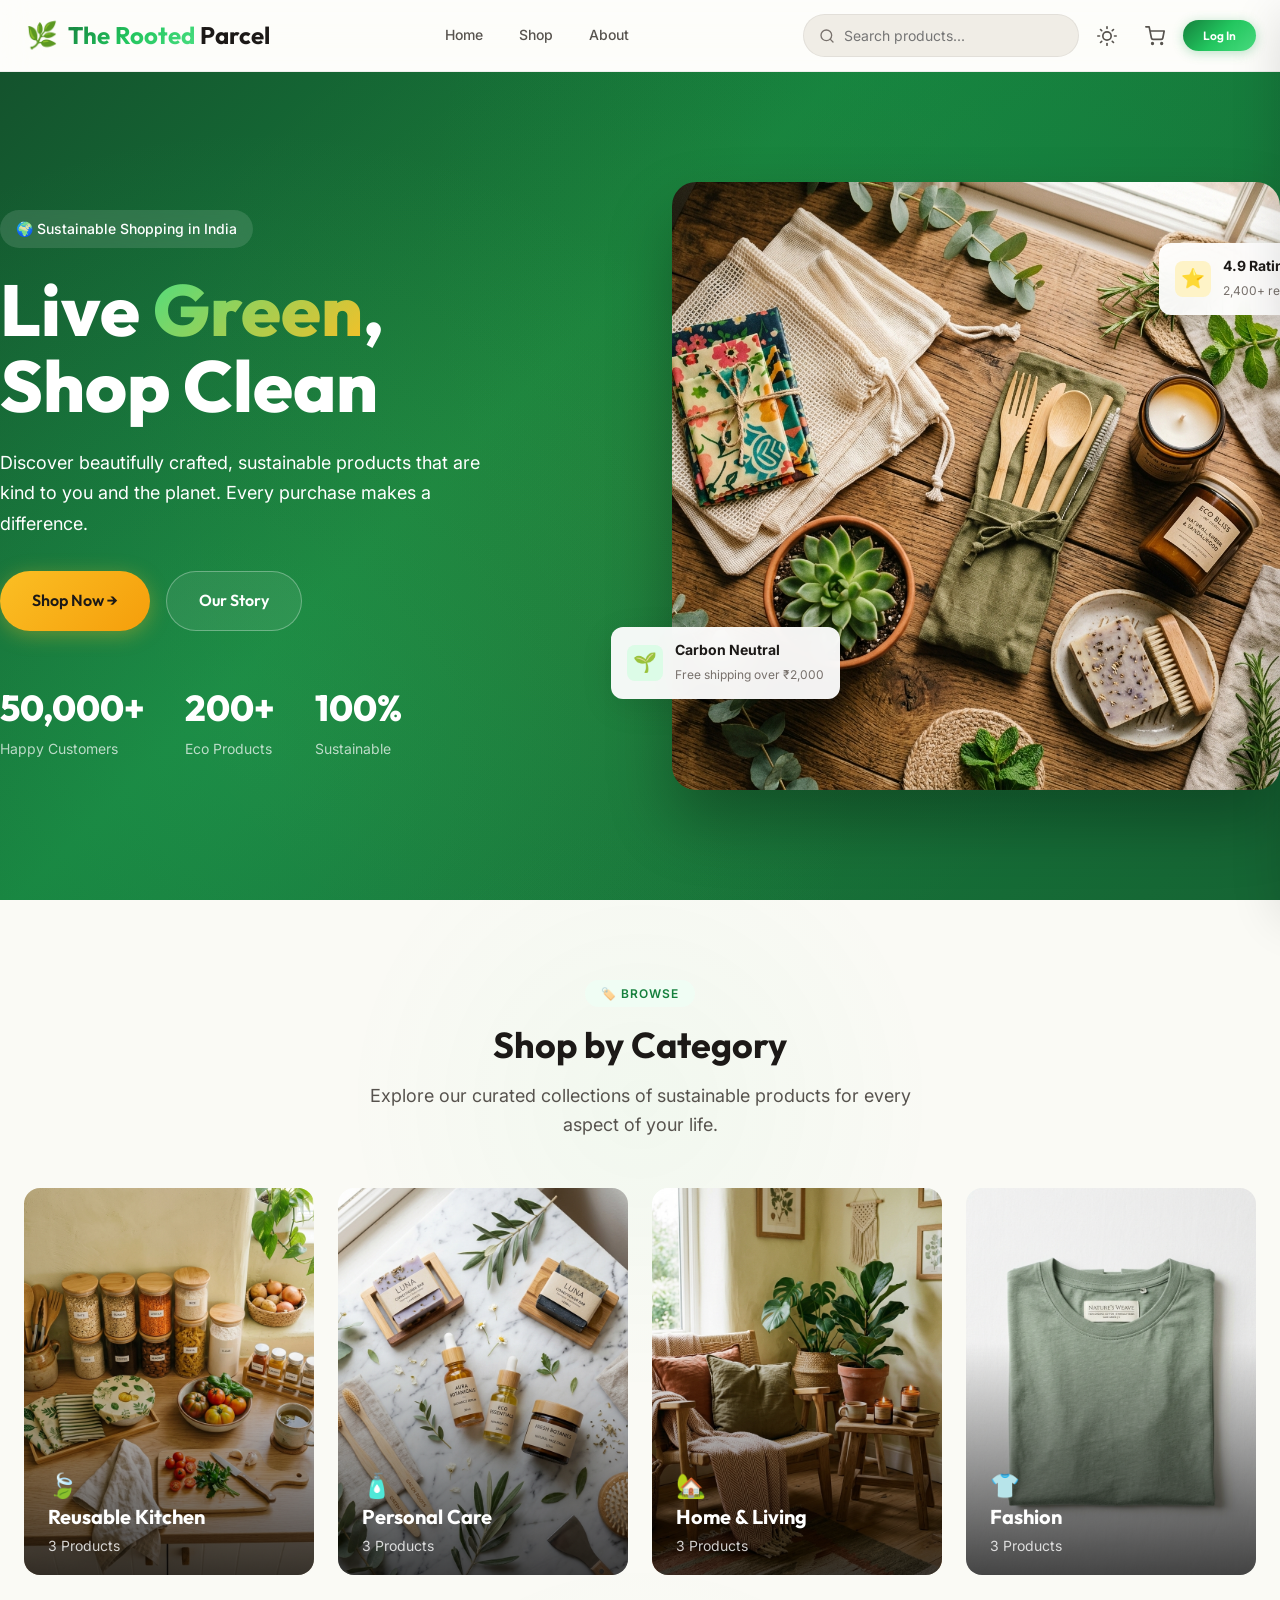
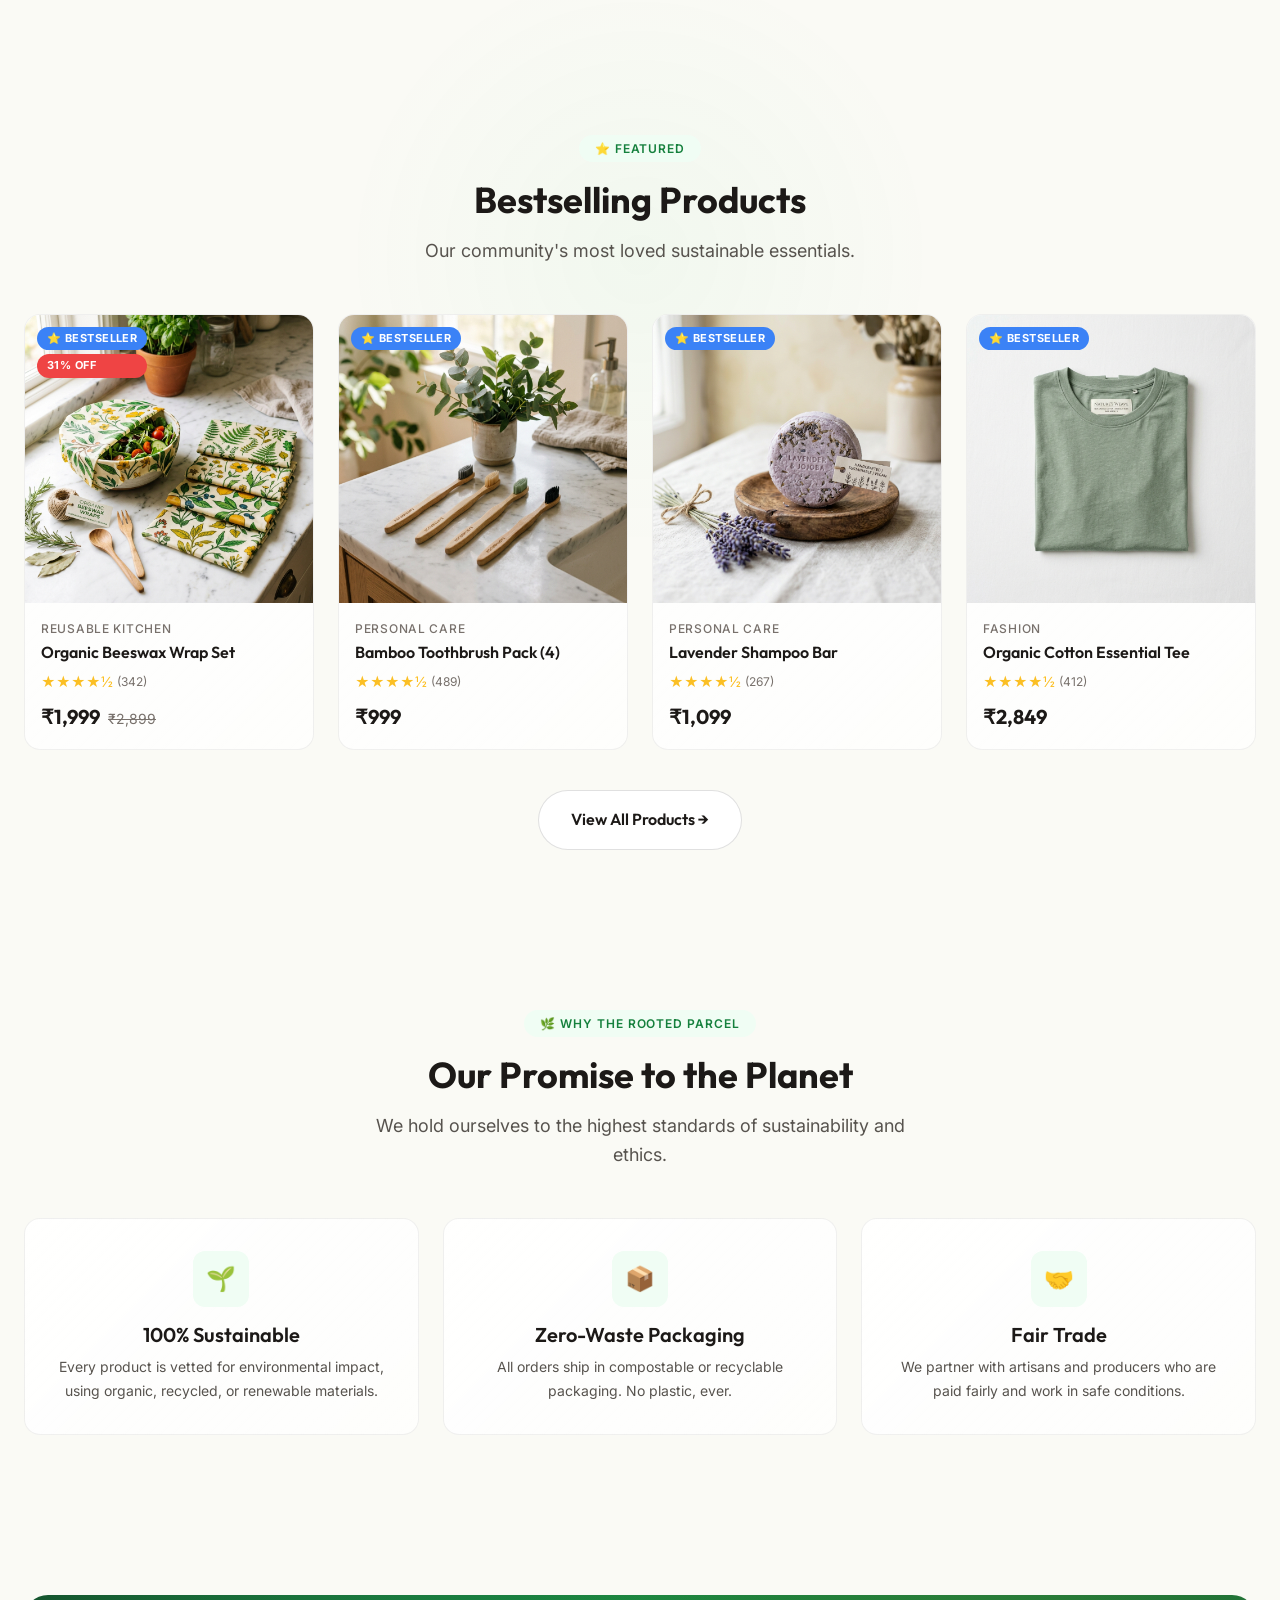
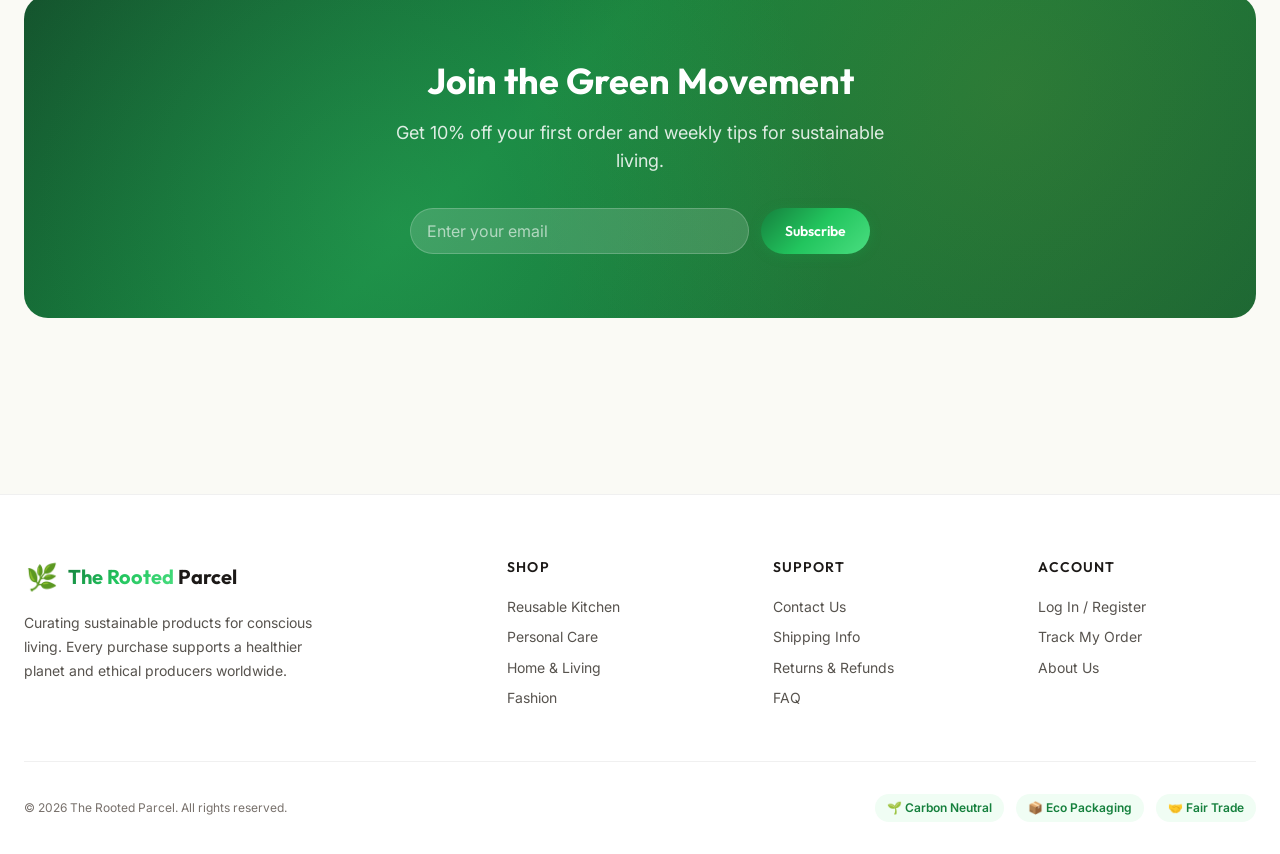
<file: index.html>
<!DOCTYPE html>
<html lang="en">

<head>
  <meta charset="UTF-8">
  <meta name="viewport" content="width=device-width, initial-scale=1.0">

  <!-- Primary SEO -->
  <title>The Rooted Parcel — Sustainable &amp; Eco-Friendly Products for Conscious Living</title>
  <meta name="description" content="The Rooted Parcel offers beautifully crafted, sustainable products for conscious living. Shop organic, fair-trade, and zero-waste essentials for your home, kitchen, personal care, and wardrobe. Free shipping above ₹2000.">
  <meta name="keywords" content="sustainable products, eco-friendly, organic, zero waste, fair trade, bamboo, reusable, green living, conscious shopping, India">
  <meta name="author" content="The Rooted Parcel">
  <meta name="robots" content="index, follow">
  <meta name="theme-color" content="#15803d">
  <link rel="canonical" href="https://therootedparcel-eco.web.app/">

  <!-- Open Graph / Facebook -->
  <meta property="og:type" content="website">
  <meta property="og:url" content="https://therootedparcel-eco.web.app/">
  <meta property="og:title" content="The Rooted Parcel — Sustainable Products for Conscious Living">
  <meta property="og:description" content="Shop organic, fair-trade, and zero-waste essentials. Eco-friendly products for your home, kitchen, personal care &amp; wardrobe. 🌿">
  <meta property="og:image" content="https://therootedparcel-eco.web.app/images/hero-image.png">
  <meta property="og:locale" content="en_IN">
  <meta property="og:site_name" content="The Rooted Parcel">

  <!-- Twitter Card -->
  <meta name="twitter:card" content="summary_large_image">
  <meta name="twitter:title" content="The Rooted Parcel — Sustainable Products for Conscious Living">
  <meta name="twitter:description" content="Shop organic, fair-trade, and zero-waste essentials. Eco-friendly products for your home, kitchen, personal care &amp; wardrobe. 🌿">
  <meta name="twitter:image" content="https://therootedparcel-eco.web.app/images/hero-image.png">

  <!-- Favicon -->
  <link rel="icon" href="data:image/svg+xml,<svg xmlns='http://www.w3.org/2000/svg' viewBox='0 0 100 100'><text y='.9em' font-size='90'>🌿</text></svg>">

  <!-- Structured Data: Organization -->
  <script type="application/ld+json">
  {
    "@context": "https://schema.org",
    "@type": "OnlineStore",
    "name": "The Rooted Parcel",
    "url": "https://therootedparcel-eco.web.app",
    "description": "Sustainable and eco-friendly products for conscious living. Organic, fair-trade, and zero-waste essentials.",
    "logo": "https://therootedparcel-eco.web.app/images/hero-image.png",
    "sameAs": [],
    "potentialAction": {
      "@type": "SearchAction",
      "target": "https://therootedparcel-eco.web.app/shop?q={search_term_string}",
      "query-input": "required name=search_term_string"
    }
  }
  </script>

  <!-- Stylesheets -->
  <link rel="stylesheet" href="css/index.css">
  <link rel="stylesheet" href="css/layout.css">
  <link rel="stylesheet" href="css/components.css">
  <link rel="stylesheet" href="css/pages.css">
  <link rel="stylesheet" href="css/orders.css">
  <link rel="stylesheet" href="css/auth.css">
</head>

<body>
  <!-- App Root -->
  <div id="app"></div>

  <!-- Razorpay Payment Gateway SDK -->
  <script src="https://checkout.razorpay.com/v1/checkout.js"></script>

  <!-- Scripts (order matters: store → components → pages → app) -->
  <script src="js/store.js"></script>
  <script src="js/components/toast.js"></script>
  <script src="js/components/header.js"></script>
  <script src="js/components/footer.js"></script>
  <script src="js/components/cart-drawer.js"></script>
  <script src="js/components/pages.js"></script>
  <script src="js/components/orders.js"></script>
  <script src="js/components/support-pages.js"></script>
  <script src="js/components/auth.js"></script>
  <script src="js/components/returns.js"></script>
  <script src="js/components/user-dashboard.js"></script>
  <script src="js/app.js"></script>
</body>

</html>
</file>
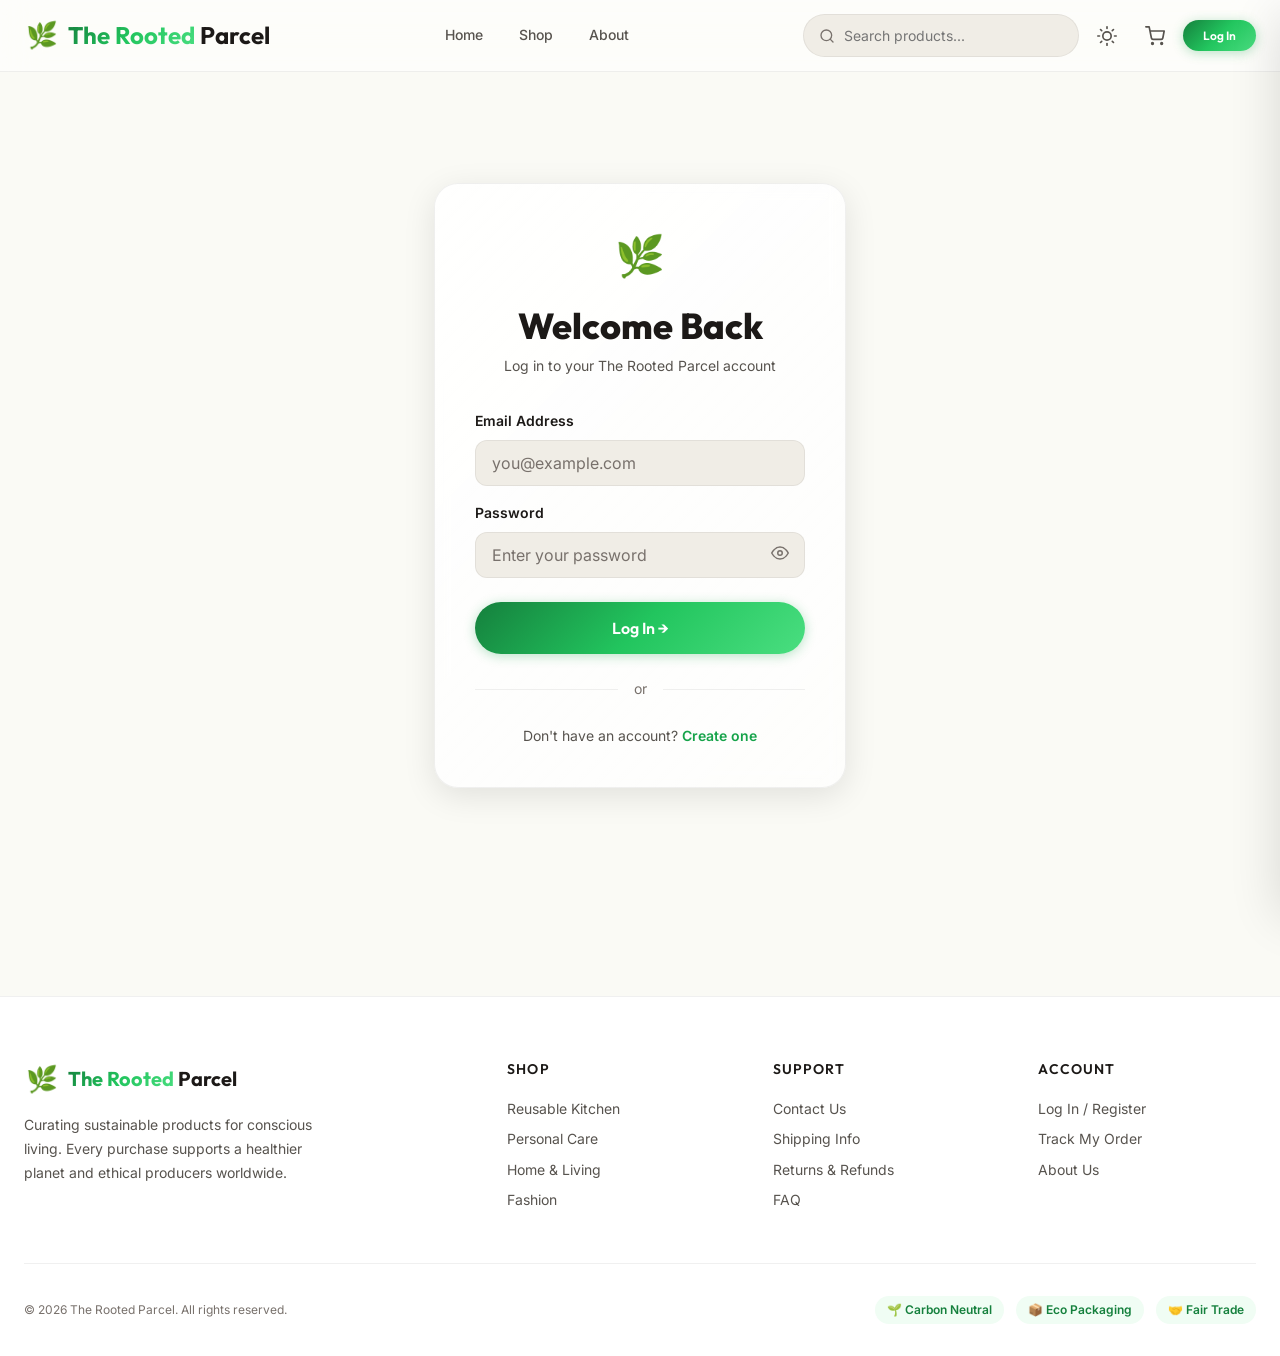
<file: admin.html>
<!DOCTYPE html>
<html lang="en">
<head>
  <meta charset="UTF-8">
  <meta name="viewport" content="width=device-width, initial-scale=1.0">
  <meta name="robots" content="noindex, nofollow">
  <title>Admin Dashboard — The Rooted Parcel</title>

  <!-- Favicon -->
  <link rel="icon" href="data:image/svg+xml,<svg xmlns='http://www.w3.org/2000/svg' viewBox='0 0 100 100'><text y='.9em' font-size='90'>🛡️</text></svg>">

  <!-- Stylesheets -->
  <link rel="stylesheet" href="css/index.css">
  <link rel="stylesheet" href="css/layout.css">
  <link rel="stylesheet" href="css/components.css">
  <link rel="stylesheet" href="css/pages.css">
  <link rel="stylesheet" href="css/auth.css">

  <style>
    body { background: var(--surface-bg); }
  </style>
</head>
<body>
  
  <!-- Single Page App Container for Admin -->
  <div id="app-content">
    <!-- Admin scripts will render content here -->
    <div style="text-align:center; margin-top:20vh; font-family:var(--font-sans); color:var(--text-tertiary);">
      Loading Secure Environment...
    </div>
  </div>

  <!-- Shared Data/Store -->
  <script src="js/store.js"></script>
  
  <!-- Shared Components -->
  <script src="js/components/toast.js"></script>
  <script src="js/components/auth.js"></script>
  
  <!-- Admin Specific Components -->
  <script src="js/components/admin-dashboard.js"></script>
  
  <!-- Admin App Initialization -->
  <script src="js/admin-app.js"></script>
</body>
</html>
</file>
<file: css/index.css>
/* ===== The Rooted Parcel Design System ===== */

/* --- Google Fonts --- */
@import url('https://fonts.googleapis.com/css2?family=Outfit:wght@300;400;500;600;700;800&family=Inter:wght@300;400;500;600;700&display=swap');

/* --- CSS Custom Properties --- */
:root {
  /* Primary - Forest greens */
  --color-primary-50: #f0fdf4;
  --color-primary-100: #dcfce7;
  --color-primary-200: #bbf7d0;
  --color-primary-300: #86efac;
  --color-primary-400: #4ade80;
  --color-primary-500: #22c55e;
  --color-primary-600: #16a34a;
  --color-primary-700: #15803d;
  --color-primary-800: #166534;
  --color-primary-900: #14532d;

  /* Accent - Warm earth */
  --color-accent-50: #fffbeb;
  --color-accent-100: #fef3c7;
  --color-accent-200: #fde68a;
  --color-accent-300: #fcd34d;
  --color-accent-400: #fbbf24;
  --color-accent-500: #f59e0b;
  --color-accent-600: #d97706;
  --color-accent-700: #b45309;

  /* Neutrals */
  --color-neutral-0: #ffffff;
  --color-neutral-50: #fafaf9;
  --color-neutral-100: #f5f5f4;
  --color-neutral-200: #e7e5e4;
  --color-neutral-300: #d6d3d1;
  --color-neutral-400: #a8a29e;
  --color-neutral-500: #78716c;
  --color-neutral-600: #57534e;
  --color-neutral-700: #44403c;
  --color-neutral-800: #292524;
  --color-neutral-900: #1c1917;

  /* Semantic */
  --color-success: #22c55e;
  --color-warning: #f59e0b;
  --color-error: #ef4444;
  --color-info: #3b82f6;

  /* Surfaces (Light mode) */
  --bg-primary: #fafaf5;
  --bg-secondary: #ffffff;
  --bg-tertiary: #f0ede6;
  --bg-card: rgba(255, 255, 255, 0.85);
  --bg-glass: rgba(255, 255, 255, 0.6);
  --bg-overlay: rgba(0, 0, 0, 0.5);

  /* Text */
  --text-primary: #1c1917;
  --text-secondary: #57534e;
  --text-tertiary: #78716c;
  --text-inverse: #fafaf9;
  --text-accent: #15803d;

  /* Borders */
  --border-light: rgba(0, 0, 0, 0.06);
  --border-medium: rgba(0, 0, 0, 0.12);
  --border-strong: rgba(0, 0, 0, 0.2);

  /* Shadows */
  --shadow-xs: 0 1px 2px rgba(0, 0, 0, 0.04);
  --shadow-sm: 0 2px 8px rgba(0, 0, 0, 0.06);
  --shadow-md: 0 4px 16px rgba(0, 0, 0, 0.08);
  --shadow-lg: 0 8px 32px rgba(0, 0, 0, 0.1);
  --shadow-xl: 0 16px 48px rgba(0, 0, 0, 0.14);
  --shadow-glow: 0 0 20px rgba(34, 197, 94, 0.15);

  /* Typography */
  --font-display: 'Outfit', sans-serif;
  --font-body: 'Inter', sans-serif;
  --fs-xs: 0.75rem;
  --fs-sm: 0.875rem;
  --fs-base: 1rem;
  --fs-md: 1.125rem;
  --fs-lg: 1.25rem;
  --fs-xl: 1.5rem;
  --fs-2xl: 1.875rem;
  --fs-3xl: 2.25rem;
  --fs-4xl: 3rem;
  --fs-5xl: 3.75rem;
  --fs-6xl: 4.5rem;

  /* Spacing */
  --space-1: 0.25rem;
  --space-2: 0.5rem;
  --space-3: 0.75rem;
  --space-4: 1rem;
  --space-5: 1.25rem;
  --space-6: 1.5rem;
  --space-8: 2rem;
  --space-10: 2.5rem;
  --space-12: 3rem;
  --space-16: 4rem;
  --space-20: 5rem;
  --space-24: 6rem;

  /* Radius */
  --radius-sm: 0.375rem;
  --radius-md: 0.5rem;
  --radius-lg: 0.75rem;
  --radius-xl: 1rem;
  --radius-2xl: 1.5rem;
  --radius-full: 9999px;

  /* Transitions */
  --ease-out: cubic-bezier(0.16, 1, 0.3, 1);
  --ease-in-out: cubic-bezier(0.65, 0, 0.35, 1);
  --ease-spring: cubic-bezier(0.34, 1.56, 0.64, 1);
  --duration-fast: 150ms;
  --duration-normal: 250ms;
  --duration-slow: 400ms;

  /* Layout */
  --max-width: 1280px;
  --header-height: 72px;

  /* Gradients */
  --gradient-primary: linear-gradient(135deg, #15803d 0%, #22c55e 50%, #4ade80 100%);
  --gradient-hero: linear-gradient(135deg, #14532d 0%, #15803d 40%, #166534 100%);
  --gradient-warm: linear-gradient(135deg, #f59e0b 0%, #d97706 100%);
  --gradient-card: linear-gradient(135deg, rgba(255,255,255,0.9) 0%, rgba(255,255,255,0.7) 100%);
}

/* --- Dark Mode --- */
[data-theme="dark"] {
  --bg-primary: #0f0f0d;
  --bg-secondary: #1a1a17;
  --bg-tertiary: #252520;
  --bg-card: rgba(30, 30, 26, 0.9);
  --bg-glass: rgba(30, 30, 26, 0.7);
  --bg-overlay: rgba(0, 0, 0, 0.7);

  --text-primary: #fafaf5;
  --text-secondary: #a8a29e;
  --text-tertiary: #78716c;
  --text-inverse: #1c1917;
  --text-accent: #4ade80;

  --border-light: rgba(255, 255, 255, 0.06);
  --border-medium: rgba(255, 255, 255, 0.12);
  --border-strong: rgba(255, 255, 255, 0.2);

  --shadow-xs: 0 1px 2px rgba(0, 0, 0, 0.2);
  --shadow-sm: 0 2px 8px rgba(0, 0, 0, 0.3);
  --shadow-md: 0 4px 16px rgba(0, 0, 0, 0.35);
  --shadow-lg: 0 8px 32px rgba(0, 0, 0, 0.4);
  --shadow-xl: 0 16px 48px rgba(0, 0, 0, 0.5);
  --shadow-glow: 0 0 24px rgba(74, 222, 128, 0.2);

  --gradient-card: linear-gradient(135deg, rgba(30,30,26,0.95) 0%, rgba(30,30,26,0.8) 100%);
}

/* --- Reset --- */
*,
*::before,
*::after {
  margin: 0;
  padding: 0;
  box-sizing: border-box;
}

html {
  scroll-behavior: smooth;
  -webkit-text-size-adjust: 100%;
}

body {
  font-family: var(--font-body);
  font-size: var(--fs-base);
  line-height: 1.6;
  color: var(--text-primary);
  background-color: var(--bg-primary);
  -webkit-font-smoothing: antialiased;
  -moz-osx-font-smoothing: grayscale;
  overflow-x: hidden;
  transition: background-color var(--duration-slow) var(--ease-out),
              color var(--duration-slow) var(--ease-out);
}

img {
  max-width: 100%;
  height: auto;
  display: block;
}

a {
  text-decoration: none;
  color: inherit;
}

button {
  border: none;
  background: none;
  cursor: pointer;
  font-family: inherit;
  font-size: inherit;
  color: inherit;
}

input, select, textarea {
  font-family: inherit;
  font-size: inherit;
  color: inherit;
  border: none;
  outline: none;
  background: transparent;
}

ul, ol {
  list-style: none;
}

h1, h2, h3, h4, h5, h6 {
  font-family: var(--font-display);
  font-weight: 600;
  line-height: 1.2;
}

/* --- Utility Classes --- */
.container {
  width: 100%;
  max-width: var(--max-width);
  margin: 0 auto;
  padding: 0 var(--space-6);
}

.sr-only {
  position: absolute;
  width: 1px;
  height: 1px;
  overflow: hidden;
  clip: rect(0, 0, 0, 0);
  white-space: nowrap;
  border: 0;
}

.text-gradient {
  background: var(--gradient-primary);
  -webkit-background-clip: text;
  -webkit-text-fill-color: transparent;
  background-clip: text;
}

/* --- Scrollbar --- */
::-webkit-scrollbar {
  width: 8px;
}

::-webkit-scrollbar-track {
  background: var(--bg-tertiary);
}

::-webkit-scrollbar-thumb {
  background: var(--color-primary-600);
  border-radius: var(--radius-full);
}

::-webkit-scrollbar-thumb:hover {
  background: var(--color-primary-700);
}

/* --- Selection --- */
::selection {
  background: var(--color-primary-200);
  color: var(--color-primary-900);
}

/* --- Animations --- */
@keyframes fadeIn {
  from { opacity: 0; }
  to { opacity: 1; }
}

@keyframes fadeInUp {
  from { opacity: 0; transform: translateY(24px); }
  to { opacity: 1; transform: translateY(0); }
}

@keyframes fadeInDown {
  from { opacity: 0; transform: translateY(-16px); }
  to { opacity: 1; transform: translateY(0); }
}

@keyframes slideInRight {
  from { opacity: 0; transform: translateX(40px); }
  to { opacity: 1; transform: translateX(0); }
}

@keyframes slideInLeft {
  from { opacity: 0; transform: translateX(-40px); }
  to { opacity: 1; transform: translateX(0); }
}

@keyframes scaleIn {
  from { opacity: 0; transform: scale(0.9); }
  to { opacity: 1; transform: scale(1); }
}

@keyframes bounceIn {
  0% { transform: scale(0.3); opacity: 0; }
  50% { transform: scale(1.08); }
  70% { transform: scale(0.96); }
  100% { transform: scale(1); opacity: 1; }
}

@keyframes pulse {
  0%, 100% { transform: scale(1); }
  50% { transform: scale(1.05); }
}

@keyframes shimmer {
  0% { background-position: -200% 0; }
  100% { background-position: 200% 0; }
}

@keyframes float {
  0%, 100% { transform: translateY(0); }
  50% { transform: translateY(-8px); }
}

@keyframes spin {
  to { transform: rotate(360deg); }
}

@keyframes cartPop {
  0% { transform: scale(1); }
  50% { transform: scale(1.3); }
  100% { transform: scale(1); }
}

.animate-fade-in { animation: fadeIn var(--duration-normal) var(--ease-out) both; }
.animate-fade-in-up { animation: fadeInUp var(--duration-slow) var(--ease-out) both; }
.animate-fade-in-down { animation: fadeInDown var(--duration-normal) var(--ease-out) both; }
.animate-slide-in-right { animation: slideInRight var(--duration-slow) var(--ease-out) both; }
.animate-scale-in { animation: scaleIn var(--duration-normal) var(--ease-spring) both; }
.animate-bounce-in { animation: bounceIn 500ms var(--ease-spring) both; }

/* Stagger children */
.stagger-children > *:nth-child(1) { animation-delay: 0ms; }
.stagger-children > *:nth-child(2) { animation-delay: 60ms; }
.stagger-children > *:nth-child(3) { animation-delay: 120ms; }
.stagger-children > *:nth-child(4) { animation-delay: 180ms; }
.stagger-children > *:nth-child(5) { animation-delay: 240ms; }
.stagger-children > *:nth-child(6) { animation-delay: 300ms; }
.stagger-children > *:nth-child(7) { animation-delay: 360ms; }
.stagger-children > *:nth-child(8) { animation-delay: 420ms; }
.stagger-children > *:nth-child(9) { animation-delay: 480ms; }
.stagger-children > *:nth-child(10) { animation-delay: 540ms; }
.stagger-children > *:nth-child(11) { animation-delay: 600ms; }
.stagger-children > *:nth-child(12) { animation-delay: 660ms; }

/* --- Scroll Reveal System --- */
.reveal {
  opacity: 0;
  transform: translateY(30px);
  transition: opacity 0.7s var(--ease-out), transform 0.7s var(--ease-out);
}
.reveal.revealed {
  opacity: 1;
  transform: translateY(0);
}
.reveal-left {
  opacity: 0;
  transform: translateX(-40px);
  transition: opacity 0.7s var(--ease-out), transform 0.7s var(--ease-out);
}
.reveal-left.revealed {
  opacity: 1;
  transform: translateX(0);
}
.reveal-right {
  opacity: 0;
  transform: translateX(40px);
  transition: opacity 0.7s var(--ease-out), transform 0.7s var(--ease-out);
}
.reveal-right.revealed {
  opacity: 1;
  transform: translateX(0);
}
.reveal-scale {
  opacity: 0;
  transform: scale(0.9);
  transition: opacity 0.6s var(--ease-out), transform 0.6s var(--ease-spring);
}
.reveal-scale.revealed {
  opacity: 1;
  transform: scale(1);
}

/* Staggered reveal for grids */
.reveal-stagger > * {
  opacity: 0;
  transform: translateY(24px);
  transition: opacity 0.5s var(--ease-out), transform 0.5s var(--ease-out);
}
.reveal-stagger.revealed > *:nth-child(1) { transition-delay: 0ms; }
.reveal-stagger.revealed > *:nth-child(2) { transition-delay: 80ms; }
.reveal-stagger.revealed > *:nth-child(3) { transition-delay: 160ms; }
.reveal-stagger.revealed > *:nth-child(4) { transition-delay: 240ms; }
.reveal-stagger.revealed > *:nth-child(5) { transition-delay: 320ms; }
.reveal-stagger.revealed > *:nth-child(6) { transition-delay: 400ms; }
.reveal-stagger.revealed > *:nth-child(7) { transition-delay: 480ms; }
.reveal-stagger.revealed > *:nth-child(8) { transition-delay: 560ms; }
.reveal-stagger.revealed > *:nth-child(9) { transition-delay: 640ms; }
.reveal-stagger.revealed > *:nth-child(10) { transition-delay: 720ms; }
.reveal-stagger.revealed > *:nth-child(11) { transition-delay: 800ms; }
.reveal-stagger.revealed > *:nth-child(12) { transition-delay: 880ms; }
.reveal-stagger.revealed > * {
  opacity: 1;
  transform: translateY(0);
}

/* --- Cart Bounce for Header Icon --- */
@keyframes cartBounce {
  0% { transform: scale(1); }
  20% { transform: scale(1.35) rotate(-8deg); }
  40% { transform: scale(0.9) rotate(4deg); }
  60% { transform: scale(1.15) rotate(-2deg); }
  80% { transform: scale(0.95); }
  100% { transform: scale(1); }
}
.cart-bounce {
  animation: cartBounce 0.6s var(--ease-spring) !important;
}

/* --- Add-to-Cart Button Feedback --- */
.product-card-cart-btn.added,
.btn-icon.added {
  background: var(--color-primary-600) !important;
  color: white !important;
  transform: scale(1.15);
  transition: all 0.3s var(--ease-spring);
}

/* --- Counter Animation --- */
.counter-animate {
  display: inline-block;
  animation: counterPop 0.5s var(--ease-spring);
}
@keyframes counterPop {
  0% { transform: scale(0.5); opacity: 0; }
  60% { transform: scale(1.1); }
  100% { transform: scale(1); opacity: 1; }
}

/* --- Parallax Gradient BG for Sections --- */
.section-glow {
  position: relative;
}
.section-glow::before {
  content: '';
  position: absolute;
  top: -100px; left: 50%;
  width: 600px; height: 600px;
  background: radial-gradient(circle, var(--color-primary-500) 0%, transparent 70%);
  opacity: 0.04;
  transform: translateX(-50%);
  pointer-events: none;
  z-index: 0;
}

/* --- Smooth Page Transitions --- */
#app-content {
  animation: fadeIn 0.3s var(--ease-out);
}
</file>
<file: css/layout.css>
/* ===== Layout: Header, Footer, Nav, Grid ===== */

/* --- Header --- */
.site-header {
  position: fixed;
  top: 0;
  left: 0;
  right: 0;
  height: var(--header-height);
  z-index: 1000;
  background: var(--bg-glass);
  backdrop-filter: blur(20px) saturate(180%);
  -webkit-backdrop-filter: blur(20px) saturate(180%);
  border-bottom: 1px solid var(--border-light);
  transition: background var(--duration-normal) var(--ease-out),
              box-shadow var(--duration-normal) var(--ease-out),
              transform var(--duration-normal) var(--ease-out);
}

.site-header.scrolled {
  box-shadow: var(--shadow-md);
  background: var(--bg-card);
}

.header-inner {
  max-width: var(--max-width);
  margin: 0 auto;
  padding: 0 var(--space-6);
  height: 100%;
  display: flex;
  align-items: center;
  justify-content: space-between;
}

/* Logo */
.logo {
  display: flex;
  align-items: center;
  gap: var(--space-2);
  font-family: var(--font-display);
  font-weight: 700;
  font-size: var(--fs-xl);
  color: var(--text-primary);
  cursor: pointer;
  transition: opacity var(--duration-fast);
}

.logo:hover { opacity: 0.8; }

.logo-icon {
  width: 36px;
  height: 36px;
  display: flex;
  align-items: center;
  justify-content: center;
  font-size: 1.6rem;
}

.logo-text span {
  background: var(--gradient-primary);
  -webkit-background-clip: text;
  -webkit-text-fill-color: transparent;
  background-clip: text;
}

/* Main Nav */
.main-nav {
  display: flex;
  align-items: center;
  gap: var(--space-1);
}

.nav-link {
  display: flex;
  align-items: center;
  padding: var(--space-2) var(--space-4);
  border-radius: var(--radius-full);
  font-weight: 500;
  font-size: var(--fs-sm);
  color: var(--text-secondary);
  transition: all var(--duration-fast) var(--ease-out);
  position: relative;
}

.nav-link:hover,
.nav-link.active {
  color: var(--text-primary);
  background: var(--bg-tertiary);
}

.nav-link.active {
  color: var(--color-primary-700);
  background: var(--color-primary-50);
}

[data-theme="dark"] .nav-link.active {
  color: var(--color-primary-400);
  background: rgba(74, 222, 128, 0.1);
}

/* Header Actions */
.header-actions {
  display: flex;
  align-items: center;
  gap: var(--space-2);
}

.header-btn {
  display: flex;
  align-items: center;
  justify-content: center;
  width: 40px;
  height: 40px;
  border-radius: var(--radius-full);
  color: var(--text-secondary);
  transition: all var(--duration-fast) var(--ease-out);
  position: relative;
}

.header-btn:hover {
  color: var(--text-primary);
  background: var(--bg-tertiary);
}

.header-btn svg {
  width: 20px;
  height: 20px;
}

.cart-count {
  position: absolute;
  top: 2px;
  right: 2px;
  min-width: 18px;
  height: 18px;
  padding: 0 5px;
  border-radius: var(--radius-full);
  background: var(--color-primary-600);
  color: var(--color-neutral-0);
  font-size: 11px;
  font-weight: 700;
  display: flex;
  align-items: center;
  justify-content: center;
  transform: scale(0);
  transition: transform var(--duration-fast) var(--ease-spring);
}

.cart-count.show {
  transform: scale(1);
}

.cart-count.pop {
  animation: cartPop 300ms var(--ease-spring);
}

/* Theme Toggle */
.theme-toggle {
  overflow: hidden;
}

.theme-toggle .icon-sun,
.theme-toggle .icon-moon {
  transition: transform var(--duration-normal) var(--ease-spring);
}

[data-theme="dark"] .theme-toggle .icon-sun { display: none; }
[data-theme="light"] .theme-toggle .icon-moon,
:root:not([data-theme]) .theme-toggle .icon-moon { display: none; }

/* Mobile Menu Toggle */
.mobile-menu-btn {
  display: none;
  flex-direction: column;
  justify-content: center;
  align-items: center;
  width: 40px;
  height: 40px;
  gap: 5px;
}

.mobile-menu-btn span {
  display: block;
  width: 22px;
  height: 2px;
  background: var(--text-primary);
  border-radius: var(--radius-full);
  transition: all var(--duration-normal) var(--ease-out);
}

.mobile-menu-btn.open span:nth-child(1) {
  transform: rotate(45deg) translate(5px, 5px);
}
.mobile-menu-btn.open span:nth-child(2) {
  opacity: 0;
}
.mobile-menu-btn.open span:nth-child(3) {
  transform: rotate(-45deg) translate(5px, -5px);
}

/* Mobile Nav */
.mobile-nav {
  display: none;
  position: fixed;
  top: var(--header-height);
  left: 0;
  right: 0;
  bottom: 0;
  background: var(--bg-secondary);
  z-index: 999;
  padding: var(--space-8) var(--space-6);
  animation: fadeIn var(--duration-normal) var(--ease-out);
}

.mobile-nav.open { display: flex; flex-direction: column; gap: var(--space-2); }

.mobile-nav .nav-link {
  font-size: var(--fs-lg);
  padding: var(--space-4);
  border-radius: var(--radius-lg);
}

/* --- Main Content --- */
.main-content {
  min-height: 100vh;
  padding-top: var(--header-height);
}

/* Page transition */
.page-view {
  animation: fadeInUp var(--duration-slow) var(--ease-out) both;
}

/* --- Footer --- */
.site-footer {
  background: var(--bg-secondary);
  border-top: 1px solid var(--border-light);
  padding: var(--space-16) 0 var(--space-8);
  margin-top: var(--space-24);
}

.footer-grid {
  display: grid;
  grid-template-columns: 2fr 1fr 1fr 1fr;
  gap: var(--space-12);
  margin-bottom: var(--space-12);
}

.footer-brand {
  display: flex;
  flex-direction: column;
  gap: var(--space-4);
}

.footer-brand .logo {
  font-size: var(--fs-lg);
}

.footer-desc {
  color: var(--text-secondary);
  font-size: var(--fs-sm);
  line-height: 1.7;
  max-width: 320px;
}

.footer-social {
  display: flex;
  gap: var(--space-3);
  margin-top: var(--space-2);
}

.social-link {
  width: 36px;
  height: 36px;
  display: flex;
  align-items: center;
  justify-content: center;
  border-radius: var(--radius-full);
  background: var(--bg-tertiary);
  color: var(--text-secondary);
  transition: all var(--duration-fast) var(--ease-out);
}

.social-link:hover {
  background: var(--color-primary-600);
  color: var(--color-neutral-0);
  transform: translateY(-2px);
}

.footer-col h4 {
  font-size: var(--fs-sm);
  font-weight: 600;
  text-transform: uppercase;
  letter-spacing: 0.08em;
  color: var(--text-primary);
  margin-bottom: var(--space-4);
}

.footer-col a {
  display: block;
  padding: var(--space-1) 0;
  color: var(--text-secondary);
  font-size: var(--fs-sm);
  transition: color var(--duration-fast);
}

.footer-col a:hover {
  color: var(--color-primary-600);
}

.footer-bottom {
  display: flex;
  align-items: center;
  justify-content: space-between;
  padding-top: var(--space-8);
  border-top: 1px solid var(--border-light);
}

.footer-bottom p {
  font-size: var(--fs-xs);
  color: var(--text-tertiary);
}

.footer-badges {
  display: flex;
  align-items: center;
  gap: var(--space-3);
}

.footer-badge {
  display: flex;
  align-items: center;
  gap: var(--space-1);
  padding: var(--space-1) var(--space-3);
  border-radius: var(--radius-full);
  background: var(--color-primary-50);
  color: var(--color-primary-700);
  font-size: var(--fs-xs);
  font-weight: 600;
}

[data-theme="dark"] .footer-badge {
  background: rgba(74, 222, 128, 0.1);
  color: var(--color-primary-400);
}

/* --- Grid System --- */
.grid {
  display: grid;
  gap: var(--space-6);
}

.grid-2 { grid-template-columns: repeat(2, 1fr); }
.grid-3 { grid-template-columns: repeat(3, 1fr); }
.grid-4 { grid-template-columns: repeat(4, 1fr); }

/* --- Section --- */
.section {
  padding: var(--space-20) 0;
}

.section-header {
  text-align: center;
  margin-bottom: var(--space-12);
}

.section-label {
  display: inline-flex;
  align-items: center;
  gap: var(--space-2);
  padding: var(--space-1) var(--space-4);
  border-radius: var(--radius-full);
  background: var(--color-primary-50);
  color: var(--color-primary-700);
  font-size: var(--fs-xs);
  font-weight: 600;
  text-transform: uppercase;
  letter-spacing: 0.08em;
  margin-bottom: var(--space-4);
}

[data-theme="dark"] .section-label {
  background: rgba(74, 222, 128, 0.1);
  color: var(--color-primary-400);
}

.section-title {
  font-size: var(--fs-3xl);
  font-weight: 700;
  color: var(--text-primary);
  margin-bottom: var(--space-4);
}

.section-subtitle {
  font-size: var(--fs-md);
  color: var(--text-secondary);
  max-width: 560px;
  margin: 0 auto;
}

/* --- Responsive --- */
@media (max-width: 1024px) {
  .grid-4 { grid-template-columns: repeat(3, 1fr); }
  .footer-grid { grid-template-columns: repeat(2, 1fr); gap: var(--space-8); }
}

@media (max-width: 768px) {
  :root { --header-height: 64px; }

  .main-nav { display: none; }
  .mobile-menu-btn { display: flex; }

  .grid-3, .grid-4 { grid-template-columns: repeat(2, 1fr); }
  .grid-2 { grid-template-columns: 1fr; }

  .footer-grid { grid-template-columns: 1fr; gap: var(--space-8); }
  .footer-bottom { flex-direction: column; gap: var(--space-4); text-align: center; }

  .section { padding: var(--space-12) 0; }
  .section-title { font-size: var(--fs-2xl); }
}

@media (max-width: 480px) {
  .grid-3, .grid-4 { grid-template-columns: 1fr; }
  .container { padding: 0 var(--space-4); }
}
</file>
<file: css/components.css>
/* ===== Components: Cards, Buttons, Badges, Modals, Forms ===== */

/* --- Buttons --- */
.btn {
  display: inline-flex;
  align-items: center;
  justify-content: center;
  gap: var(--space-2);
  padding: var(--space-3) var(--space-6);
  border-radius: var(--radius-full);
  font-family: var(--font-display);
  font-weight: 600;
  font-size: var(--fs-sm);
  cursor: pointer;
  transition: all var(--duration-fast) var(--ease-out);
  white-space: nowrap;
  position: relative;
  overflow: hidden;
}

.btn::after {
  content: '';
  position: absolute;
  inset: 0;
  background: linear-gradient(rgba(255,255,255,0.2), transparent);
  opacity: 0;
  transition: opacity var(--duration-fast);
}

.btn:hover::after { opacity: 1; }

.btn-primary {
  background: var(--gradient-primary);
  color: var(--color-neutral-0);
  box-shadow: 0 2px 12px rgba(22, 163, 74, 0.3);
}

.btn-primary:hover {
  box-shadow: 0 4px 20px rgba(22, 163, 74, 0.45);
  transform: translateY(-1px);
}

.btn-primary:active { transform: translateY(0); }

.btn-secondary {
  background: var(--bg-secondary);
  color: var(--text-primary);
  border: 1.5px solid var(--border-medium);
}

.btn-secondary:hover {
  border-color: var(--color-primary-400);
  background: var(--color-primary-50);
  color: var(--color-primary-700);
}

[data-theme="dark"] .btn-secondary:hover {
  background: rgba(74, 222, 128, 0.1);
  color: var(--color-primary-400);
}

.btn-ghost {
  color: var(--text-secondary);
  padding: var(--space-2) var(--space-4);
}

.btn-ghost:hover {
  color: var(--text-primary);
  background: var(--bg-tertiary);
}

.btn-lg {
  padding: var(--space-4) var(--space-8);
  font-size: var(--fs-base);
}

.btn-sm {
  padding: var(--space-2) var(--space-4);
  font-size: var(--fs-xs);
}

.btn-icon {
  width: 40px;
  height: 40px;
  padding: 0;
  border-radius: var(--radius-full);
}

.btn-icon svg { width: 18px; height: 18px; }

/* --- Product Card --- */
.product-card {
  position: relative;
  background: var(--gradient-card);
  border: 1px solid var(--border-light);
  border-radius: var(--radius-xl);
  overflow: hidden;
  backdrop-filter: blur(10px);
  transition: all var(--duration-normal) var(--ease-out);
  cursor: pointer;
}

.product-card:hover {
  transform: translateY(-6px);
  box-shadow: var(--shadow-lg);
  border-color: var(--border-medium);
}

.product-card-image {
  position: relative;
  aspect-ratio: 1 / 1;
  overflow: hidden;
  background: var(--bg-tertiary);
}

.product-card-image img {
  width: 100%;
  height: 100%;
  object-fit: cover;
  transition: transform var(--duration-slow) var(--ease-out);
}

.product-card:hover .product-card-image img {
  transform: scale(1.06);
}

.product-card-badges {
  position: absolute;
  top: var(--space-3);
  left: var(--space-3);
  display: flex;
  flex-direction: column;
  gap: var(--space-1);
}

.product-card-actions {
  position: absolute;
  top: var(--space-3);
  right: var(--space-3);
  display: flex;
  flex-direction: column;
  gap: var(--space-2);
  opacity: 0;
  transform: translateX(8px);
  transition: all var(--duration-normal) var(--ease-out);
}

.product-card:hover .product-card-actions {
  opacity: 1;
  transform: translateX(0);
}

.product-card-actions .btn-icon {
  background: var(--bg-card);
  backdrop-filter: blur(8px);
  box-shadow: var(--shadow-sm);
  width: 36px;
  height: 36px;
}

.product-card-actions .btn-icon:hover {
  background: var(--color-primary-600);
  color: var(--color-neutral-0);
}

.product-card-body {
  padding: var(--space-4);
}

.product-card-category {
  font-size: var(--fs-xs);
  color: var(--text-tertiary);
  text-transform: uppercase;
  letter-spacing: 0.06em;
  font-weight: 500;
  margin-bottom: var(--space-1);
}

.product-card-name {
  font-family: var(--font-display);
  font-size: var(--fs-base);
  font-weight: 600;
  color: var(--text-primary);
  margin-bottom: var(--space-2);
  line-height: 1.3;
}

.product-card-rating {
  display: flex;
  align-items: center;
  gap: var(--space-1);
  margin-bottom: var(--space-2);
}

.stars {
  display: flex;
  gap: 1px;
  color: var(--color-accent-400);
  font-size: var(--fs-sm);
}

.rating-count {
  font-size: var(--fs-xs);
  color: var(--text-tertiary);
}

.product-card-footer {
  display: flex;
  align-items: center;
  justify-content: space-between;
}

.product-card-price {
  display: flex;
  align-items: baseline;
  gap: var(--space-2);
}

.price-current {
  font-family: var(--font-display);
  font-weight: 700;
  font-size: var(--fs-lg);
  color: var(--text-primary);
}

.price-original {
  font-size: var(--fs-sm);
  color: var(--text-tertiary);
  text-decoration: line-through;
}

.product-card-cart-btn {
  width: 36px;
  height: 36px;
  display: flex;
  align-items: center;
  justify-content: center;
  border-radius: var(--radius-full);
  background: var(--color-primary-50);
  color: var(--color-primary-700);
  transition: all var(--duration-fast) var(--ease-out);
}

[data-theme="dark"] .product-card-cart-btn {
  background: rgba(74, 222, 128, 0.15);
  color: var(--color-primary-400);
}

.product-card-cart-btn:hover {
  background: var(--color-primary-600);
  color: var(--color-neutral-0);
  transform: scale(1.1);
}

/* --- Badge --- */
.badge {
  display: inline-flex;
  align-items: center;
  gap: var(--space-1);
  padding: 3px 10px;
  border-radius: var(--radius-full);
  font-size: 11px;
  font-weight: 700;
  text-transform: uppercase;
  letter-spacing: 0.04em;
}

.badge-new {
  background: var(--color-primary-500);
  color: var(--color-neutral-0);
}

.badge-sale {
  background: var(--color-error);
  color: var(--color-neutral-0);
}

.badge-eco {
  background: var(--color-accent-400);
  color: var(--color-neutral-900);
}

.badge-bestseller {
  background: var(--color-info);
  color: var(--color-neutral-0);
}

/* --- Cart Drawer --- */
.cart-drawer-overlay {
  position: fixed;
  inset: 0;
  background: var(--bg-overlay);
  z-index: 2000;
  opacity: 0;
  pointer-events: none;
  transition: opacity var(--duration-normal) var(--ease-out);
}

.cart-drawer-overlay.open {
  opacity: 1;
  pointer-events: all;
}

.cart-drawer {
  position: fixed;
  top: 0;
  right: 0;
  bottom: 0;
  width: 420px;
  max-width: 100vw;
  background: var(--bg-secondary);
  z-index: 2001;
  display: flex;
  flex-direction: column;
  transform: translateX(100%);
  transition: transform var(--duration-slow) var(--ease-out);
  box-shadow: var(--shadow-xl);
}

.cart-drawer.open {
  transform: translateX(0);
}

.cart-drawer-header {
  display: flex;
  align-items: center;
  justify-content: space-between;
  padding: var(--space-6);
  border-bottom: 1px solid var(--border-light);
}

.cart-drawer-title {
  font-family: var(--font-display);
  font-size: var(--fs-lg);
  font-weight: 700;
}

.cart-drawer-body {
  flex: 1;
  overflow-y: auto;
  padding: var(--space-4);
}

.cart-drawer-empty {
  display: flex;
  flex-direction: column;
  align-items: center;
  justify-content: center;
  height: 100%;
  gap: var(--space-4);
  color: var(--text-tertiary);
  text-align: center;
}

.cart-drawer-empty .empty-icon {
  font-size: 3rem;
  opacity: 0.5;
}

/* Cart Item */
.cart-item {
  display: flex;
  gap: var(--space-4);
  padding: var(--space-4);
  border-radius: var(--radius-lg);
  transition: background var(--duration-fast);
  animation: fadeInUp var(--duration-normal) var(--ease-out) both;
}

.cart-item:hover {
  background: var(--bg-tertiary);
}

.cart-item-image {
  width: 80px;
  height: 80px;
  border-radius: var(--radius-md);
  overflow: hidden;
  flex-shrink: 0;
  background: var(--bg-tertiary);
}

.cart-item-image img {
  width: 100%;
  height: 100%;
  object-fit: cover;
}

.cart-item-details {
  flex: 1;
  display: flex;
  flex-direction: column;
  gap: var(--space-1);
}

.cart-item-name {
  font-weight: 600;
  font-size: var(--fs-sm);
  color: var(--text-primary);
}

.cart-item-price {
  font-weight: 700;
  color: var(--text-accent);
  font-size: var(--fs-sm);
}

.cart-item-controls {
  display: flex;
  align-items: center;
  gap: var(--space-3);
  margin-top: auto;
}

.qty-control {
  display: flex;
  align-items: center;
  gap: var(--space-1);
  background: var(--bg-tertiary);
  border-radius: var(--radius-full);
  padding: 2px;
}

.qty-btn {
  width: 28px;
  height: 28px;
  display: flex;
  align-items: center;
  justify-content: center;
  border-radius: var(--radius-full);
  font-size: var(--fs-sm);
  font-weight: 700;
  color: var(--text-secondary);
  transition: all var(--duration-fast);
}

.qty-btn:hover {
  background: var(--bg-secondary);
  color: var(--text-primary);
}

.qty-value {
  min-width: 24px;
  text-align: center;
  font-weight: 600;
  font-size: var(--fs-sm);
}

.cart-item-remove {
  color: var(--text-tertiary);
  font-size: var(--fs-xs);
  transition: color var(--duration-fast);
}

.cart-item-remove:hover {
  color: var(--color-error);
}

/* Cart Footer */
.cart-drawer-footer {
  padding: var(--space-6);
  border-top: 1px solid var(--border-light);
  display: flex;
  flex-direction: column;
  gap: var(--space-4);
}

.cart-summary-row {
  display: flex;
  justify-content: space-between;
  font-size: var(--fs-sm);
  color: var(--text-secondary);
}

.cart-summary-row.total {
  font-size: var(--fs-lg);
  font-weight: 700;
  color: var(--text-primary);
  padding-top: var(--space-3);
  border-top: 1px solid var(--border-light);
}

/* --- Toast Notification --- */
.toast-container {
  position: fixed;
  bottom: var(--space-6);
  right: var(--space-6);
  z-index: 3000;
  display: flex;
  flex-direction: column;
  gap: var(--space-3);
}

.toast {
  display: flex;
  align-items: center;
  gap: var(--space-3);
  padding: var(--space-3) var(--space-5);
  border-radius: var(--radius-lg);
  background: var(--bg-card);
  backdrop-filter: blur(12px);
  box-shadow: var(--shadow-lg);
  border: 1px solid var(--border-light);
  min-width: 280px;
  animation: slideInRight var(--duration-normal) var(--ease-spring) both;
  font-size: var(--fs-sm);
}

.toast-success { border-left: 3px solid var(--color-success); }
.toast-error { border-left: 3px solid var(--color-error); }

.toast-icon {
  font-size: var(--fs-lg);
  flex-shrink: 0;
}

.toast-close {
  margin-left: auto;
  color: var(--text-tertiary);
  cursor: pointer;
  padding: var(--space-1);
}

/* --- Form Inputs --- */
.form-group {
  display: flex;
  flex-direction: column;
  gap: var(--space-2);
}

.form-label {
  font-size: var(--fs-sm);
  font-weight: 600;
  color: var(--text-primary);
}

.form-input {
  padding: var(--space-3) var(--space-4);
  border-radius: var(--radius-lg);
  background: var(--bg-tertiary);
  border: 1.5px solid var(--border-light);
  color: var(--text-primary);
  transition: all var(--duration-fast) var(--ease-out);
}

.form-input:focus {
  border-color: var(--color-primary-400);
  box-shadow: 0 0 0 3px rgba(34, 197, 94, 0.1);
  background: var(--bg-secondary);
}

.form-input::placeholder {
  color: var(--text-tertiary);
}

.form-row {
  display: grid;
  grid-template-columns: 1fr 1fr;
  gap: var(--space-4);
}

@media (max-width: 480px) {
  .form-row { grid-template-columns: 1fr; }
}

/* --- Promo Code --- */
.promo-row {
  display: flex;
  gap: var(--space-2);
}

.promo-row .form-input {
  flex: 1;
}

/* --- Empty State --- */
.empty-state {
  display: flex;
  flex-direction: column;
  align-items: center;
  justify-content: center;
  padding: var(--space-16) var(--space-6);
  text-align: center;
  gap: var(--space-4);
}

.empty-state-icon {
  font-size: 4rem;
  opacity: 0.4;
}

.empty-state-title {
  font-size: var(--fs-xl);
  font-weight: 600;
}

.empty-state-text {
  color: var(--text-secondary);
  max-width: 400px;
}

/* --- Skeleton Loader --- */
.skeleton {
  background: linear-gradient(
    90deg,
    var(--bg-tertiary) 25%,
    var(--bg-secondary) 50%,
    var(--bg-tertiary) 75%
  );
  background-size: 200% 100%;
  animation: shimmer 1.5s ease-in-out infinite;
  border-radius: var(--radius-md);
}

/* --- Quick View / Modal --- */
.modal-overlay {
  position: fixed;
  inset: 0;
  background: var(--bg-overlay);
  z-index: 2000;
  display: flex;
  align-items: center;
  justify-content: center;
  padding: var(--space-6);
  opacity: 0;
  pointer-events: none;
  transition: opacity var(--duration-normal) var(--ease-out);
}

.modal-overlay.open {
  opacity: 1;
  pointer-events: all;
}

.modal {
  background: var(--bg-secondary);
  border-radius: var(--radius-2xl);
  max-width: 600px;
  width: 100%;
  max-height: 90vh;
  overflow-y: auto;
  transform: scale(0.95) translateY(16px);
  transition: transform var(--duration-normal) var(--ease-spring);
  box-shadow: var(--shadow-xl);
}

.modal-overlay.open .modal {
  transform: scale(1) translateY(0);
}

/* --- Quantity Selector (Product Page) --- */
.quantity-selector {
  display: flex;
  align-items: center;
  gap: var(--space-1);
  background: var(--bg-tertiary);
  border-radius: var(--radius-full);
  padding: 4px;
}

.quantity-selector .qty-btn {
  width: 36px;
  height: 36px;
}

.quantity-selector .qty-value {
  min-width: 36px;
  font-size: var(--fs-base);
}

/* --- Search Input --- */
.search-wrapper {
  position: relative;
}

.search-input {
  width: 100%;
  padding: var(--space-3) var(--space-4) var(--space-3) var(--space-10);
  border-radius: var(--radius-full);
  background: var(--bg-tertiary);
  border: 1.5px solid var(--border-light);
  font-size: var(--fs-sm);
  transition: all var(--duration-fast);
}

.search-input:focus {
  border-color: var(--color-primary-400);
  box-shadow: 0 0 0 3px rgba(34, 197, 94, 0.1);
  background: var(--bg-secondary);
}

.search-icon {
  position: absolute;
  left: var(--space-4);
  top: 50%;
  transform: translateY(-50%);
  color: var(--text-tertiary);
  width: 16px;
  height: 16px;
}
</file>
<file: css/pages.css>
/* ===== Page-Specific Styles ===== */

/* ===================== HOME PAGE ===================== */

/* --- Hero --- */
.hero {
  position: relative;
  min-height: calc(100vh - var(--header-height));
  display: flex;
  align-items: center;
  overflow: hidden;
  background: var(--gradient-hero);
}

.hero::before {
  content: '';
  position: absolute;
  inset: 0;
  background:
    radial-gradient(circle at 20% 80%, rgba(74, 222, 128, 0.15) 0%, transparent 50%),
    radial-gradient(circle at 80% 20%, rgba(34, 197, 94, 0.1) 0%, transparent 50%),
    radial-gradient(circle at 50% 50%, rgba(245, 158, 11, 0.05) 0%, transparent 70%);
  pointer-events: none;
}

.hero-content {
  position: relative;
  z-index: 2;
  display: grid;
  grid-template-columns: 1fr 1fr;
  gap: var(--space-16);
  align-items: center;
  padding: var(--space-16) 0;
}

.hero-text {
  color: var(--color-neutral-0);
}

.hero-badge {
  display: inline-flex;
  align-items: center;
  gap: var(--space-2);
  padding: var(--space-2) var(--space-4);
  border-radius: var(--radius-full);
  background: rgba(255, 255, 255, 0.12);
  backdrop-filter: blur(8px);
  font-size: var(--fs-sm);
  font-weight: 500;
  margin-bottom: var(--space-6);
  animation: fadeInUp var(--duration-slow) var(--ease-out) both;
}

.hero-title {
  font-size: var(--fs-6xl);
  font-weight: 800;
  line-height: 1.05;
  margin-bottom: var(--space-6);
  animation: fadeInUp var(--duration-slow) var(--ease-out) 100ms both;
}

.hero-title .highlight {
  background: linear-gradient(135deg, #4ade80, #fbbf24);
  -webkit-background-clip: text;
  -webkit-text-fill-color: transparent;
  background-clip: text;
}

.hero-desc {
  font-size: var(--fs-md);
  line-height: 1.7;
  opacity: 0.85;
  max-width: 480px;
  margin-bottom: var(--space-8);
  animation: fadeInUp var(--duration-slow) var(--ease-out) 200ms both;
}

.hero-buttons {
  display: flex;
  gap: var(--space-4);
  animation: fadeInUp var(--duration-slow) var(--ease-out) 300ms both;
}

.hero-buttons .btn-primary {
  background: linear-gradient(135deg, #fbbf24, #f59e0b);
  color: var(--color-neutral-900);
  box-shadow: 0 4px 20px rgba(251, 191, 36, 0.35);
}

.hero-buttons .btn-primary:hover {
  box-shadow: 0 6px 28px rgba(251, 191, 36, 0.5);
}

.hero-buttons .btn-secondary {
  border-color: rgba(255,255,255,0.3);
  color: var(--color-neutral-0);
  background: rgba(255,255,255,0.08);
}

.hero-buttons .btn-secondary:hover {
  background: rgba(255,255,255,0.15);
  border-color: rgba(255,255,255,0.5);
  color: var(--color-neutral-0);
}

.hero-stats {
  display: flex;
  gap: var(--space-10);
  margin-top: var(--space-12);
  animation: fadeInUp var(--duration-slow) var(--ease-out) 400ms both;
}

.hero-stat-value {
  font-family: var(--font-display);
  font-size: var(--fs-3xl);
  font-weight: 800;
  display: block;
}

.hero-stat-label {
  font-size: var(--fs-sm);
  opacity: 0.7;
}

.hero-image {
  position: relative;
  animation: fadeIn var(--duration-slow) var(--ease-out) 300ms both;
}

.hero-image-wrapper {
  position: relative;
  width: 100%;
  aspect-ratio: 1 / 1;
  border-radius: var(--radius-2xl);
  overflow: hidden;
  box-shadow: 0 32px 64px rgba(0, 0, 0, 0.3);
}

.hero-image-wrapper img {
  width: 100%;
  height: 100%;
  object-fit: cover;
}

.hero-float-card {
  position: absolute;
  background: rgba(255,255,255,0.95);
  backdrop-filter: blur(12px);
  border-radius: var(--radius-lg);
  padding: var(--space-3) var(--space-4);
  box-shadow: var(--shadow-lg);
  display: flex;
  align-items: center;
  gap: var(--space-3);
  animation: float 4s ease-in-out infinite;
  color: var(--color-neutral-900);
}

.hero-float-card.card-1 {
  bottom: 15%;
  left: -10%;
  animation-delay: 0s;
}

.hero-float-card.card-2 {
  top: 10%;
  right: -8%;
  animation-delay: 1s;
}

.hero-float-card .float-icon {
  width: 36px;
  height: 36px;
  border-radius: var(--radius-md);
  display: flex;
  align-items: center;
  justify-content: center;
  font-size: 1.2rem;
}

.hero-float-card .float-icon.green {
  background: var(--color-primary-100);
}

.hero-float-card .float-icon.amber {
  background: var(--color-accent-100);
}

.hero-float-card .float-text strong {
  display: block;
  font-size: var(--fs-sm);
  font-weight: 700;
}

.hero-float-card .float-text span {
  font-size: var(--fs-xs);
  color: var(--color-neutral-500);
}

@media (max-width: 768px) {
  .hero-content {
    grid-template-columns: 1fr;
    padding: var(--space-10) 0;
    text-align: center;
  }
  .hero-title { font-size: var(--fs-4xl); }
  .hero-desc { margin: 0 auto var(--space-8); }
  .hero-buttons { justify-content: center; flex-wrap: wrap; }
  .hero-stats { justify-content: center; }
  .hero-image { display: none; }
}

/* --- Categories Section --- */
.categories-grid {
  display: grid;
  grid-template-columns: repeat(4, 1fr);
  gap: var(--space-6);
}

.category-card {
  position: relative;
  border-radius: var(--radius-xl);
  overflow: hidden;
  aspect-ratio: 3 / 4;
  cursor: pointer;
}

.category-card-bg {
  position: absolute;
  inset: 0;
  background-size: cover;
  background-position: center;
  transition: transform var(--duration-slow) var(--ease-out);
}

.category-card:hover .category-card-bg {
  transform: scale(1.08);
}

.category-card-overlay {
  position: absolute;
  inset: 0;
  background: linear-gradient(to top, rgba(0,0,0,0.7) 0%, transparent 60%);
  transition: background var(--duration-normal);
}

.category-card:hover .category-card-overlay {
  background: linear-gradient(to top, rgba(0,0,0,0.8) 0%, rgba(0,0,0,0.1) 60%);
}

.category-card-content {
  position: absolute;
  bottom: 0;
  left: 0;
  right: 0;
  padding: var(--space-6);
  color: var(--color-neutral-0);
  transform: translateY(8px);
  transition: transform var(--duration-normal) var(--ease-out);
}

.category-card:hover .category-card-content {
  transform: translateY(0);
}

.category-card-icon {
  font-size: 1.5rem;
  margin-bottom: var(--space-2);
}

.category-card-name {
  font-family: var(--font-display);
  font-size: var(--fs-lg);
  font-weight: 700;
  margin-bottom: var(--space-1);
}

.category-card-count {
  font-size: var(--fs-sm);
  opacity: 0.8;
}

@media (max-width: 768px) {
  .categories-grid { grid-template-columns: repeat(2, 1fr); }
  .category-card { aspect-ratio: 1 / 1; }
}

/* --- Features Section --- */
.features-grid {
  display: grid;
  grid-template-columns: repeat(3, 1fr);
  gap: var(--space-6);
}

.feature-card {
  background: var(--gradient-card);
  border: 1px solid var(--border-light);
  border-radius: var(--radius-xl);
  padding: var(--space-8);
  text-align: center;
  backdrop-filter: blur(10px);
  transition: all var(--duration-normal) var(--ease-out);
}

.feature-card:hover {
  transform: translateY(-4px);
  box-shadow: var(--shadow-md);
  border-color: var(--border-medium);
}

.feature-icon {
  width: 56px;
  height: 56px;
  border-radius: var(--radius-lg);
  display: flex;
  align-items: center;
  justify-content: center;
  font-size: 1.5rem;
  margin: 0 auto var(--space-4);
  background: var(--color-primary-50);
}

[data-theme="dark"] .feature-icon {
  background: rgba(74, 222, 128, 0.12);
}

.feature-title {
  font-size: var(--fs-lg);
  font-weight: 600;
  margin-bottom: var(--space-2);
}

.feature-desc {
  font-size: var(--fs-sm);
  color: var(--text-secondary);
  line-height: 1.7;
}

@media (max-width: 768px) {
  .features-grid { grid-template-columns: 1fr; }
}

/* --- Newsletter --- */
.newsletter-section {
  background: var(--gradient-hero);
  border-radius: var(--radius-2xl);
  padding: var(--space-16);
  text-align: center;
  color: var(--color-neutral-0);
  position: relative;
  overflow: hidden;
}

.newsletter-section::before {
  content: '';
  position: absolute;
  inset: 0;
  background:
    radial-gradient(circle at 30% 70%, rgba(74, 222, 128, 0.2) 0%, transparent 50%),
    radial-gradient(circle at 80% 30%, rgba(251, 191, 36, 0.1) 0%, transparent 50%);
}

.newsletter-content {
  position: relative;
  z-index: 2;
}

.newsletter-title {
  font-size: var(--fs-3xl);
  font-weight: 700;
  margin-bottom: var(--space-4);
}

.newsletter-desc {
  font-size: var(--fs-md);
  opacity: 0.85;
  margin-bottom: var(--space-8);
  max-width: 500px;
  margin-left: auto;
  margin-right: auto;
}

.newsletter-form {
  display: flex;
  gap: var(--space-3);
  max-width: 460px;
  margin: 0 auto;
}

.newsletter-form .form-input {
  flex: 1;
  background: rgba(255,255,255,0.15);
  border-color: rgba(255,255,255,0.2);
  color: var(--color-neutral-0);
  border-radius: var(--radius-full);
}

.newsletter-form .form-input::placeholder {
  color: rgba(255,255,255,0.6);
}

.newsletter-form .form-input:focus {
  background: rgba(255,255,255,0.2);
  border-color: rgba(255,255,255,0.4);
  box-shadow: 0 0 0 3px rgba(255,255,255,0.1);
}

@media (max-width: 480px) {
  .newsletter-section { padding: var(--space-10); }
  .newsletter-form { flex-direction: column; }
}


/* ===================== SHOP PAGE ===================== */

.shop-page .container {
  padding-top: var(--space-8);
}

.shop-header {
  display: flex;
  align-items: center;
  justify-content: space-between;
  margin-bottom: var(--space-8);
  flex-wrap: wrap;
  gap: var(--space-4);
}

.shop-title {
  font-size: var(--fs-3xl);
  font-weight: 700;
}

.shop-count {
  color: var(--text-secondary);
  font-size: var(--fs-sm);
}

.shop-controls {
  display: flex;
  align-items: center;
  gap: var(--space-4);
  flex-wrap: wrap;
}

.filter-chips {
  display: flex;
  gap: var(--space-2);
  flex-wrap: wrap;
}

.filter-chip {
  padding: var(--space-2) var(--space-4);
  border-radius: var(--radius-full);
  font-size: var(--fs-sm);
  font-weight: 500;
  background: var(--bg-tertiary);
  color: var(--text-secondary);
  border: 1.5px solid transparent;
  cursor: pointer;
  transition: all var(--duration-fast) var(--ease-out);
}

.filter-chip:hover {
  color: var(--text-primary);
  border-color: var(--border-medium);
}

.filter-chip.active {
  background: var(--color-primary-50);
  color: var(--color-primary-700);
  border-color: var(--color-primary-200);
}

[data-theme="dark"] .filter-chip.active {
  background: rgba(74, 222, 128, 0.12);
  color: var(--color-primary-400);
  border-color: rgba(74, 222, 128, 0.25);
}

.sort-select {
  padding: var(--space-2) var(--space-4);
  padding-right: var(--space-8);
  border-radius: var(--radius-full);
  background: var(--bg-tertiary);
  color: var(--text-secondary);
  font-size: var(--fs-sm);
  border: 1.5px solid transparent;
  cursor: pointer;
  appearance: none;
  background-image: url("data:image/svg+xml,%3Csvg xmlns='http://www.w3.org/2000/svg' width='12' height='12' viewBox='0 0 24 24' fill='none' stroke='%2378716c' stroke-width='2' stroke-linecap='round' stroke-linejoin='round'%3E%3Cpolyline points='6 9 12 15 18 9'%3E%3C/polyline%3E%3C/svg%3E");
  background-repeat: no-repeat;
  background-position: right 12px center;
}

.sort-select:focus {
  border-color: var(--color-primary-400);
}

.products-grid {
  display: grid;
  grid-template-columns: repeat(4, 1fr);
  gap: var(--space-6);
}

@media (max-width: 1024px) {
  .products-grid { grid-template-columns: repeat(3, 1fr); }
}
@media (max-width: 768px) {
  .products-grid { grid-template-columns: repeat(2, 1fr); }
  .shop-header { justify-content: center; text-align: center; }
}
@media (max-width: 480px) {
  .products-grid { grid-template-columns: 1fr; }
}


/* ===================== PRODUCT DETAIL PAGE ===================== */

.product-page .container {
  padding-top: var(--space-8);
}

.breadcrumb {
  display: flex;
  align-items: center;
  gap: var(--space-2);
  font-size: var(--fs-sm);
  color: var(--text-tertiary);
  margin-bottom: var(--space-8);
}

.breadcrumb a {
  color: var(--text-secondary);
  transition: color var(--duration-fast);
}

.breadcrumb a:hover { color: var(--color-primary-600); }

.breadcrumb .separator { opacity: 0.4; }

.product-detail {
  display: grid;
  grid-template-columns: 1fr 1fr;
  gap: var(--space-12);
  margin-bottom: var(--space-16);
}

.product-gallery {
  position: sticky;
  top: calc(var(--header-height) + var(--space-8));
}

.product-main-image {
  border-radius: var(--radius-xl);
  overflow: hidden;
  aspect-ratio: 1 / 1;
  background: var(--bg-tertiary);
  margin-bottom: var(--space-4);
}

.product-main-image img {
  width: 100%;
  height: 100%;
  object-fit: cover;
  transition: transform var(--duration-slow) var(--ease-out);
}

.product-main-image:hover img {
  transform: scale(1.04);
}

.product-thumbnails {
  display: flex;
  gap: var(--space-3);
}

.product-thumb {
  width: 72px;
  height: 72px;
  border-radius: var(--radius-md);
  overflow: hidden;
  border: 2px solid transparent;
  cursor: pointer;
  transition: all var(--duration-fast);
  opacity: 0.6;
}

.product-thumb.active,
.product-thumb:hover {
  border-color: var(--color-primary-500);
  opacity: 1;
}

.product-thumb img {
  width: 100%;
  height: 100%;
  object-fit: cover;
}

.product-info {
  display: flex;
  flex-direction: column;
  gap: var(--space-6);
}

.product-info-category {
  font-size: var(--fs-sm);
  color: var(--text-accent);
  text-transform: uppercase;
  letter-spacing: 0.08em;
  font-weight: 600;
}

.product-info-name {
  font-size: var(--fs-4xl);
  font-weight: 700;
  line-height: 1.1;
}

.product-info-rating {
  display: flex;
  align-items: center;
  gap: var(--space-3);
}

.product-info-rating .stars {
  font-size: var(--fs-base);
}

.product-info-rating .rating-text {
  font-size: var(--fs-sm);
  color: var(--text-secondary);
}

.product-info-price {
  display: flex;
  align-items: baseline;
  gap: var(--space-3);
}

.product-info-price .price-current {
  font-size: var(--fs-3xl);
  font-weight: 800;
}

.product-info-price .price-original {
  font-size: var(--fs-lg);
}

.product-info-desc {
  font-size: var(--fs-base);
  color: var(--text-secondary);
  line-height: 1.8;
}

.product-eco-badges {
  display: flex;
  flex-wrap: wrap;
  gap: var(--space-2);
}

.eco-badge {
  display: inline-flex;
  align-items: center;
  gap: var(--space-2);
  padding: var(--space-2) var(--space-3);
  border-radius: var(--radius-full);
  background: var(--color-primary-50);
  color: var(--color-primary-700);
  font-size: var(--fs-xs);
  font-weight: 600;
}

[data-theme="dark"] .eco-badge {
  background: rgba(74, 222, 128, 0.1);
  color: var(--color-primary-400);
}

.product-actions {
  display: flex;
  align-items: center;
  gap: var(--space-4);
  padding-top: var(--space-4);
  border-top: 1px solid var(--border-light);
}

.product-actions .btn-primary {
  flex: 1;
}

@media (max-width: 768px) {
  .product-detail {
    grid-template-columns: 1fr;
    gap: var(--space-8);
  }
  .product-gallery { position: static; }
  .product-info-name { font-size: var(--fs-2xl); }
}

/* --- Related Products --- */
.related-products {
  margin-top: var(--space-16);
}


/* ===================== CART PAGE ===================== */

.cart-page .container {
  padding-top: var(--space-8);
}

.cart-layout {
  display: grid;
  grid-template-columns: 2fr 1fr;
  gap: var(--space-8);
  align-items: start;
}

.cart-items-section {
  display: flex;
  flex-direction: column;
  gap: var(--space-2);
}

.cart-page-item {
  display: flex;
  gap: var(--space-6);
  padding: var(--space-6);
  background: var(--gradient-card);
  border: 1px solid var(--border-light);
  border-radius: var(--radius-xl);
  backdrop-filter: blur(10px);
  transition: all var(--duration-normal);
  animation: fadeInUp var(--duration-normal) var(--ease-out) both;
}

.cart-page-item:hover {
  border-color: var(--border-medium);
  box-shadow: var(--shadow-sm);
}

.cart-page-item-image {
  width: 120px;
  height: 120px;
  border-radius: var(--radius-lg);
  overflow: hidden;
  flex-shrink: 0;
  cursor: pointer;
}

.cart-page-item-image img {
  width: 100%;
  height: 100%;
  object-fit: cover;
}

.cart-page-item-info {
  flex: 1;
  display: flex;
  flex-direction: column;
  gap: var(--space-2);
}

.cart-page-item-name {
  font-family: var(--font-display);
  font-weight: 600;
  font-size: var(--fs-md);
}

.cart-page-item-category {
  font-size: var(--fs-xs);
  color: var(--text-tertiary);
  text-transform: uppercase;
  letter-spacing: 0.06em;
}

.cart-page-item-bottom {
  display: flex;
  align-items: center;
  justify-content: space-between;
  margin-top: auto;
}

.cart-page-item-price {
  font-family: var(--font-display);
  font-weight: 700;
  font-size: var(--fs-lg);
  color: var(--text-accent);
}

/* Cart Summary Sidebar */
.cart-summary {
  position: sticky;
  top: calc(var(--header-height) + var(--space-8));
  background: var(--gradient-card);
  border: 1px solid var(--border-light);
  border-radius: var(--radius-xl);
  padding: var(--space-8);
  backdrop-filter: blur(10px);
}

.cart-summary-title {
  font-size: var(--fs-lg);
  font-weight: 700;
  margin-bottom: var(--space-6);
}

.summary-rows {
  display: flex;
  flex-direction: column;
  gap: var(--space-3);
  margin-bottom: var(--space-6);
}

.summary-row {
  display: flex;
  justify-content: space-between;
  font-size: var(--fs-sm);
  color: var(--text-secondary);
}

.summary-row.total {
  font-size: var(--fs-lg);
  font-weight: 700;
  color: var(--text-primary);
  padding-top: var(--space-4);
  border-top: 1px solid var(--border-light);
}

.cart-summary .promo-row {
  margin-bottom: var(--space-6);
}

.free-shipping-bar {
  margin-top: var(--space-4);
  padding: var(--space-3) var(--space-4);
  border-radius: var(--radius-lg);
  background: var(--color-primary-50);
  font-size: var(--fs-xs);
  color: var(--color-primary-700);
  text-align: center;
  font-weight: 500;
}

[data-theme="dark"] .free-shipping-bar {
  background: rgba(74, 222, 128, 0.1);
  color: var(--color-primary-400);
}

@media (max-width: 768px) {
  .cart-layout { grid-template-columns: 1fr; }
  .cart-summary { position: static; }
  .cart-page-item { flex-direction: column; text-align: center; }
  .cart-page-item-image { width: 100%; height: 160px; }
  .cart-page-item-bottom { flex-direction: column; gap: var(--space-3); }
}


/* ===================== CHECKOUT PAGE ===================== */

.checkout-page .container {
  padding-top: var(--space-8);
}

.checkout-layout {
  display: grid;
  grid-template-columns: 3fr 2fr;
  gap: var(--space-8);
  align-items: start;
}

.checkout-form-section {
  display: flex;
  flex-direction: column;
  gap: var(--space-8);
}

.checkout-step {
  background: var(--gradient-card);
  border: 1px solid var(--border-light);
  border-radius: var(--radius-xl);
  padding: var(--space-8);
  backdrop-filter: blur(10px);
}

.checkout-step-header {
  display: flex;
  align-items: center;
  gap: var(--space-3);
  margin-bottom: var(--space-6);
}

.step-number {
  width: 32px;
  height: 32px;
  border-radius: var(--radius-full);
  background: var(--gradient-primary);
  color: var(--color-neutral-0);
  display: flex;
  align-items: center;
  justify-content: center;
  font-weight: 700;
  font-size: var(--fs-sm);
  flex-shrink: 0;
}

.step-title {
  font-size: var(--fs-lg);
  font-weight: 600;
}

.checkout-form {
  display: flex;
  flex-direction: column;
  gap: var(--space-4);
}

/* Payment Methods */
.payment-methods {
  display: flex;
  flex-direction: column;
  gap: var(--space-3);
}

.payment-method {
  display: flex;
  align-items: center;
  gap: var(--space-3);
  padding: var(--space-4);
  border: 1.5px solid var(--border-light);
  border-radius: var(--radius-lg);
  cursor: pointer;
  transition: all var(--duration-fast);
}

.payment-method:hover,
.payment-method.active {
  border-color: var(--color-primary-400);
}

.payment-method.active {
  background: var(--color-primary-50);
}

[data-theme="dark"] .payment-method.active {
  background: rgba(74, 222, 128, 0.08);
}

.payment-radio {
  width: 18px;
  height: 18px;
  border-radius: var(--radius-full);
  border: 2px solid var(--border-medium);
  display: flex;
  align-items: center;
  justify-content: center;
  flex-shrink: 0;
}

.payment-method.active .payment-radio {
  border-color: var(--color-primary-500);
}

.payment-method.active .payment-radio::after {
  content: '';
  width: 8px;
  height: 8px;
  border-radius: var(--radius-full);
  background: var(--color-primary-500);
}

.payment-label {
  font-weight: 600;
  font-size: var(--fs-sm);
}

.payment-icon {
  margin-left: auto;
  font-size: 1.2rem;
}

/* Order summary in checkout */
.checkout-summary {
  position: sticky;
  top: calc(var(--header-height) + var(--space-8));
}

@media (max-width: 768px) {
  .checkout-layout { grid-template-columns: 1fr; }
  .checkout-summary { position: static; }
}

/* Checkout success */
.checkout-success {
  text-align: center;
  padding: var(--space-16);
  animation: scaleIn var(--duration-slow) var(--ease-spring) both;
}

.success-icon {
  width: 80px;
  height: 80px;
  border-radius: var(--radius-full);
  background: var(--color-primary-50);
  color: var(--color-primary-600);
  display: flex;
  align-items: center;
  justify-content: center;
  margin: 0 auto var(--space-6);
  font-size: 2.5rem;
}

[data-theme="dark"] .success-icon {
  background: rgba(74, 222, 128, 0.12);
  color: var(--color-primary-400);
}

.success-title {
  font-size: var(--fs-3xl);
  font-weight: 700;
  margin-bottom: var(--space-4);
}

.success-text {
  color: var(--text-secondary);
  max-width: 500px;
  margin: 0 auto var(--space-8);
}

.order-number {
  display: inline-block;
  padding: var(--space-2) var(--space-6);
  border-radius: var(--radius-full);
  background: var(--bg-tertiary);
  font-family: monospace;
  font-size: var(--fs-lg);
  font-weight: 700;
  margin-bottom: var(--space-8);
}


/* ===================== ABOUT PAGE ===================== */

.about-page .container {
  padding-top: var(--space-8);
}

.about-hero {
  text-align: center;
  padding: var(--space-12) 0;
}

.about-hero-title {
  font-size: var(--fs-5xl);
  font-weight: 800;
  margin-bottom: var(--space-4);
}

.about-hero-desc {
  font-size: var(--fs-lg);
  color: var(--text-secondary);
  max-width: 700px;
  margin: 0 auto;
  line-height: 1.8;
}

.about-mission {
  display: grid;
  grid-template-columns: 1fr 1fr;
  gap: var(--space-12);
  align-items: center;
  padding: var(--space-12) 0;
}

.about-mission-image {
  border-radius: var(--radius-xl);
  overflow: hidden;
  aspect-ratio: 4 / 3;
}

.about-mission-image img {
  width: 100%;
  height: 100%;
  object-fit: cover;
}

.about-mission-text h2 {
  font-size: var(--fs-3xl);
  font-weight: 700;
  margin-bottom: var(--space-4);
}

.about-mission-text p {
  color: var(--text-secondary);
  line-height: 1.8;
  margin-bottom: var(--space-4);
}

.about-values {
  padding: var(--space-12) 0;
}

.values-grid {
  display: grid;
  grid-template-columns: repeat(3, 1fr);
  gap: var(--space-6);
}

.value-card {
  background: var(--gradient-card);
  border: 1px solid var(--border-light);
  border-radius: var(--radius-xl);
  padding: var(--space-8);
  text-align: center;
  backdrop-filter: blur(10px);
  transition: all var(--duration-normal) var(--ease-out);
}

.value-card:hover {
  transform: translateY(-4px);
  box-shadow: var(--shadow-md);
}

.value-icon {
  font-size: 2.5rem;
  margin-bottom: var(--space-4);
}

.value-title {
  font-size: var(--fs-lg);
  font-weight: 600;
  margin-bottom: var(--space-3);
}

.value-desc {
  font-size: var(--fs-sm);
  color: var(--text-secondary);
  line-height: 1.7;
}

.about-impact {
  padding: var(--space-16) 0;
}

.impact-grid {
  display: grid;
  grid-template-columns: repeat(4, 1fr);
  gap: var(--space-8);
  text-align: center;
}

.impact-number {
  font-family: var(--font-display);
  font-size: var(--fs-5xl);
  font-weight: 800;
  background: var(--gradient-primary);
  -webkit-background-clip: text;
  -webkit-text-fill-color: transparent;
  background-clip: text;
  margin-bottom: var(--space-2);
}

.impact-label {
  font-size: var(--fs-sm);
  color: var(--text-secondary);
  font-weight: 500;
}

@media (max-width: 768px) {
  .about-hero-title { font-size: var(--fs-3xl); }
  .about-mission { grid-template-columns: 1fr; }
  .values-grid { grid-template-columns: 1fr; }
  .impact-grid { grid-template-columns: repeat(2, 1fr); }
}


/* ===================== SUPPORT PAGES (Shared) ===================== */

.support-page .container {
  padding-top: var(--space-8);
  padding-bottom: var(--space-16);
}

.support-hero {
  text-align: center;
  padding: var(--space-12) 0 var(--space-8);
}

.support-hero-title {
  font-size: var(--fs-5xl);
  font-weight: 800;
  margin-bottom: var(--space-4);
}

.support-hero-desc {
  font-size: var(--fs-lg);
  color: var(--text-secondary);
  max-width: 680px;
  margin: 0 auto;
  line-height: 1.8;
}

.support-section {
  margin-top: var(--space-12);
}

.support-section-title {
  font-size: var(--fs-2xl);
  font-weight: 700;
  margin-bottom: var(--space-6);
}

.support-cta {
  margin-top: var(--space-12);
  text-align: center;
}

.support-cta p {
  font-size: var(--fs-md);
  color: var(--text-secondary);
}

.support-cta a {
  color: var(--color-primary-600);
  font-weight: 600;
  transition: color var(--duration-fast);
}

.support-cta a:hover {
  color: var(--color-primary-700);
}

.support-cta-card {
  background: var(--gradient-card);
  border: 1px solid var(--border-light);
  border-radius: var(--radius-xl);
  padding: var(--space-10);
  backdrop-filter: blur(10px);
  display: inline-block;
  max-width: 500px;
}

.support-cta-card h3 {
  font-size: var(--fs-xl);
  font-weight: 700;
  margin: var(--space-3) 0 var(--space-2);
}

.support-cta-card p {
  color: var(--text-secondary);
  font-size: var(--fs-sm);
  margin-bottom: var(--space-6);
}

/* ---- Support Tables ---- */
.support-table-wrapper {
  overflow-x: auto;
  border-radius: var(--radius-xl);
  border: 1px solid var(--border-light);
}

.support-table {
  width: 100%;
  border-collapse: collapse;
  font-size: var(--fs-sm);
}

.support-table thead {
  background: var(--color-primary-50);
}

[data-theme="dark"] .support-table thead {
  background: rgba(74, 222, 128, 0.08);
}

.support-table th {
  padding: var(--space-4) var(--space-5);
  text-align: left;
  font-weight: 600;
  color: var(--color-primary-700);
  white-space: nowrap;
}

[data-theme="dark"] .support-table th {
  color: var(--color-primary-400);
}

.support-table td {
  padding: var(--space-4) var(--space-5);
  border-top: 1px solid var(--border-light);
  color: var(--text-secondary);
  line-height: 1.6;
}

.support-table tbody tr {
  transition: background var(--duration-fast);
}

.support-table tbody tr:hover {
  background: var(--bg-tertiary);
}

.zone-badge {
  display: inline-block;
  padding: 2px 10px;
  border-radius: var(--radius-full);
  font-weight: 700;
  font-size: var(--fs-xs);
  white-space: nowrap;
}

.zone-badge.zone-a { background: #dcfce7; color: #166534; }
.zone-badge.zone-b { background: #e0f2fe; color: #075985; }
.zone-badge.zone-c { background: #fef3c7; color: #92400e; }
.zone-badge.zone-d { background: #fce7f3; color: #9d174d; }

[data-theme="dark"] .zone-badge.zone-a { background: rgba(74,222,128,.15); color: #86efac; }
[data-theme="dark"] .zone-badge.zone-b { background: rgba(56,189,248,.15); color: #7dd3fc; }
[data-theme="dark"] .zone-badge.zone-c { background: rgba(251,191,36,.15); color: #fcd34d; }
[data-theme="dark"] .zone-badge.zone-d { background: rgba(244,114,182,.15); color: #f9a8d4; }


/* ===================== CONTACT PAGE ===================== */

.contact-grid {
  display: grid;
  grid-template-columns: 3fr 2fr;
  gap: var(--space-8);
  align-items: start;
}

.contact-form-card {
  background: var(--gradient-card);
  border: 1px solid var(--border-light);
  border-radius: var(--radius-xl);
  padding: var(--space-8);
  backdrop-filter: blur(10px);
}

.support-card-title {
  font-size: var(--fs-xl);
  font-weight: 700;
  margin-bottom: var(--space-6);
}

.contact-form {
  display: flex;
  flex-direction: column;
  gap: var(--space-4);
}

.contact-info-col {
  display: flex;
  flex-direction: column;
  gap: var(--space-4);
}

.contact-info-card {
  background: var(--gradient-card);
  border: 1px solid var(--border-light);
  border-radius: var(--radius-xl);
  padding: var(--space-6);
  backdrop-filter: blur(10px);
  transition: all var(--duration-normal) var(--ease-out);
}

.contact-info-card:hover {
  transform: translateY(-2px);
  box-shadow: var(--shadow-md);
  border-color: var(--border-medium);
}

.contact-info-icon {
  font-size: 1.5rem;
  display: block;
  margin-bottom: var(--space-2);
}

.contact-info-card h3 {
  font-size: var(--fs-md);
  font-weight: 700;
  margin-bottom: var(--space-1);
}

.contact-info-card p {
  font-size: var(--fs-sm);
  color: var(--text-secondary);
  margin-bottom: var(--space-2);
  line-height: 1.5;
}

.contact-link {
  font-size: var(--fs-sm);
  font-weight: 600;
  color: var(--color-primary-600);
}

.contact-note {
  font-size: var(--fs-xs) !important;
  color: var(--text-tertiary) !important;
  margin-top: var(--space-1);
}

@media (max-width: 768px) {
  .contact-grid { grid-template-columns: 1fr; }
}


/* ===================== SHIPPING PAGE ===================== */

.shipping-highlights {
  display: grid;
  grid-template-columns: repeat(4, 1fr);
  gap: var(--space-4);
  margin-bottom: var(--space-4);
}

.shipping-highlight-item {
  background: var(--gradient-card);
  border: 1px solid var(--border-light);
  border-radius: var(--radius-xl);
  padding: var(--space-5) var(--space-6);
  display: flex;
  align-items: center;
  gap: var(--space-4);
  backdrop-filter: blur(10px);
  transition: all var(--duration-normal) var(--ease-out);
}

.shipping-highlight-item:hover {
  transform: translateY(-2px);
  box-shadow: var(--shadow-sm);
  border-color: var(--border-medium);
}

.sh-icon {
  font-size: 1.8rem;
  flex-shrink: 0;
}

.shipping-highlight-item strong {
  display: block;
  font-size: var(--fs-sm);
  font-weight: 700;
}

.shipping-highlight-item span:not(.sh-icon) {
  font-size: var(--fs-xs);
  color: var(--text-tertiary);
}

.shipping-info-grid {
  display: grid;
  grid-template-columns: repeat(3, 1fr);
  gap: var(--space-6);
  margin-top: var(--space-12);
}

.support-info-card {
  background: var(--gradient-card);
  border: 1px solid var(--border-light);
  border-radius: var(--radius-xl);
  padding: var(--space-6);
  backdrop-filter: blur(10px);
  transition: all var(--duration-normal) var(--ease-out);
}

.support-info-card:hover {
  transform: translateY(-3px);
  box-shadow: var(--shadow-md);
  border-color: var(--border-medium);
}

.support-info-icon {
  font-size: 1.5rem;
  display: block;
  margin-bottom: var(--space-3);
}

.support-info-card h3 {
  font-size: var(--fs-md);
  font-weight: 700;
  margin-bottom: var(--space-2);
}

.support-info-card p {
  font-size: var(--fs-sm);
  color: var(--text-secondary);
  line-height: 1.7;
}

@media (max-width: 1024px) {
  .shipping-highlights { grid-template-columns: repeat(2, 1fr); }
  .shipping-info-grid { grid-template-columns: repeat(2, 1fr); }
}

@media (max-width: 480px) {
  .shipping-highlights { grid-template-columns: 1fr; }
  .shipping-info-grid { grid-template-columns: 1fr; }
}


/* ===================== RETURNS PAGE ===================== */

.return-steps {
  display: flex;
  flex-direction: column;
  gap: var(--space-1);
  position: relative;
}

.return-step {
  display: flex;
  align-items: flex-start;
  gap: var(--space-5);
  padding: var(--space-6);
  background: var(--gradient-card);
  border: 1px solid var(--border-light);
  border-radius: var(--radius-xl);
  backdrop-filter: blur(10px);
  transition: all var(--duration-normal) var(--ease-out);
}

.return-step:hover {
  border-color: var(--color-primary-300);
  box-shadow: var(--shadow-sm);
}

.return-step-num {
  width: 40px;
  height: 40px;
  border-radius: var(--radius-full);
  background: var(--gradient-primary);
  color: var(--color-neutral-0);
  display: flex;
  align-items: center;
  justify-content: center;
  font-weight: 800;
  font-size: var(--fs-md);
  flex-shrink: 0;
}

.return-step-content h3 {
  font-size: var(--fs-md);
  font-weight: 700;
  margin-bottom: var(--space-2);
}

.return-step-content p {
  font-size: var(--fs-sm);
  color: var(--text-secondary);
  line-height: 1.7;
}

/* Non-returnable grid */
.non-return-grid {
  display: grid;
  grid-template-columns: repeat(2, 1fr);
  gap: var(--space-4);
}

.non-return-item {
  display: flex;
  align-items: flex-start;
  gap: var(--space-3);
  padding: var(--space-5);
  background: var(--bg-tertiary);
  border-radius: var(--radius-lg);
}

.non-return-item span {
  font-size: 1.3rem;
  flex-shrink: 0;
  margin-top: 2px;
}

.non-return-item p {
  font-size: var(--fs-sm);
  color: var(--text-secondary);
  line-height: 1.6;
}

@media (max-width: 768px) {
  .non-return-grid { grid-template-columns: 1fr; }
}


/* ===================== FAQ PAGE ===================== */

.faq-sections {
  display: flex;
  flex-direction: column;
  gap: var(--space-10);
}

.faq-section-title {
  font-size: var(--fs-xl);
  font-weight: 700;
  margin-bottom: var(--space-4);
  padding-bottom: var(--space-3);
  border-bottom: 2px solid var(--border-light);
}

.faq-list {
  display: flex;
  flex-direction: column;
  gap: var(--space-2);
}

.faq-item {
  background: var(--gradient-card);
  border: 1px solid var(--border-light);
  border-radius: var(--radius-lg);
  overflow: hidden;
  backdrop-filter: blur(10px);
  transition: all var(--duration-normal) var(--ease-out);
}

.faq-item:hover {
  border-color: var(--border-medium);
}

.faq-item.open {
  border-color: var(--color-primary-300);
  box-shadow: var(--shadow-sm);
}

[data-theme="dark"] .faq-item.open {
  border-color: rgba(74, 222, 128, 0.3);
}

.faq-question {
  width: 100%;
  display: flex;
  align-items: center;
  justify-content: space-between;
  gap: var(--space-4);
  padding: var(--space-5) var(--space-6);
  background: none;
  border: none;
  color: var(--text-primary);
  font-family: var(--font-body);
  font-size: var(--fs-sm);
  font-weight: 600;
  text-align: left;
  cursor: pointer;
  line-height: 1.5;
  transition: color var(--duration-fast);
}

.faq-question:hover {
  color: var(--color-primary-600);
}

.faq-chevron {
  flex-shrink: 0;
  display: flex;
  align-items: center;
  justify-content: center;
  width: 28px;
  height: 28px;
  border-radius: var(--radius-full);
  background: var(--bg-tertiary);
  transition: all var(--duration-normal) var(--ease-out);
  color: var(--text-tertiary);
}

.faq-item.open .faq-chevron {
  transform: rotate(180deg);
  background: var(--color-primary-50);
  color: var(--color-primary-600);
}

[data-theme="dark"] .faq-item.open .faq-chevron {
  background: rgba(74, 222, 128, 0.12);
  color: var(--color-primary-400);
}

.faq-answer {
  max-height: 0;
  overflow: hidden;
  transition: max-height var(--duration-normal) var(--ease-out),
              padding var(--duration-normal) var(--ease-out);
  padding: 0 var(--space-6);
}

.faq-item.open .faq-answer {
  max-height: 500px;
  padding: 0 var(--space-6) var(--space-6);
}

.faq-answer p {
  font-size: var(--fs-sm);
  color: var(--text-secondary);
  line-height: 1.8;
}

@media (max-width: 768px) {
  .support-hero-title { font-size: var(--fs-3xl); }
}
</file>
<file: css/orders.css>
/* =========================================================
   ORDER PAGES — My Orders, Order Detail, Order Tracking
   ========================================================= */

/* --- Order Card (My Orders List) --- */
.order-card {
  background: var(--bg-card);
  border: 1px solid var(--border-light);
  border-radius: var(--radius-xl);
  overflow: hidden;
  cursor: pointer;
  transition: transform 0.2s, box-shadow 0.2s, border-color 0.2s;
}
.order-card:hover {
  transform: translateY(-2px);
  box-shadow: var(--shadow-lg);
  border-color: var(--color-primary-300);
}
.order-card-header {
  display: grid;
  grid-template-columns: repeat(4, 1fr);
  gap: var(--space-4);
  padding: var(--space-5) var(--space-6);
  border-bottom: 1px solid var(--border-light);
  background: var(--bg-tertiary);
}
.order-card-meta { display: flex; flex-direction: column; gap: 4px; }
.order-id-label {
  font-size: var(--fs-xs);
  color: var(--text-tertiary);
  text-transform: uppercase;
  letter-spacing: 0.05em;
  font-weight: 600;
}
.order-id-value {
  font-size: var(--fs-sm);
  font-weight: 700;
  color: var(--text-primary);
  font-family: monospace;
}
.order-status-badge {
  display: inline-block;
  padding: 4px 10px;
  border-radius: var(--radius-full);
  font-size: var(--fs-xs);
  font-weight: 700;
}
.order-card-items {
  display: flex;
  align-items: center;
  gap: var(--space-3);
  padding: var(--space-4) var(--space-6);
  flex-wrap: wrap;
}
.order-item-thumb {
  width: 52px; height: 52px;
  border-radius: var(--radius-md);
  overflow: hidden;
  border: 2px solid var(--border-light);
  flex-shrink: 0;
}
.order-item-thumb img { width: 100%; height: 100%; object-fit: cover; }
.order-item-more {
  width: 52px; height: 52px;
  border-radius: var(--radius-md);
  background: var(--bg-tertiary);
  border: 2px dashed var(--border-light);
  display: flex; align-items: center; justify-content: center;
  font-size: var(--fs-xs);
  font-weight: 700;
  color: var(--text-tertiary);
}
.btn-sm {
  padding: var(--space-1) var(--space-3);
  font-size: var(--fs-xs);
  border-radius: var(--radius-md);
}

/* --- Order Status Banner --- */
.order-status-banner {
  display: flex;
  align-items: center;
  gap: var(--space-4);
  padding: var(--space-5) var(--space-6);
  background: linear-gradient(135deg, var(--color-primary-600), var(--color-primary-500));
  color: white;
  border-radius: var(--radius-xl);
  margin-bottom: var(--space-8);
  flex-wrap: wrap;
}
.order-status-banner-title { font-size: var(--fs-lg); font-weight: 700; }
.order-status-banner-desc { font-size: var(--fs-sm); opacity: 0.85; margin-top: 2px; }

/* --- Order Detail Grid --- */
.order-detail-grid {
  display: grid;
  grid-template-columns: 1fr 360px;
  gap: var(--space-6);
  align-items: start;
}
.order-section-card {
  background: var(--bg-card);
  border: 1px solid var(--border-light);
  border-radius: var(--radius-xl);
  padding: var(--space-6);
}
.order-section-title {
  font-size: var(--fs-md);
  font-weight: 700;
  color: var(--text-primary);
  margin-bottom: var(--space-4);
  padding-bottom: var(--space-3);
  border-bottom: 1px solid var(--border-light);
}

/* --- Order Item Row --- */
.order-item-row {
  display: flex;
  gap: var(--space-4);
  align-items: center;
  padding: var(--space-3) 0;
  border-bottom: 1px solid var(--border-light);
}
.order-item-row:last-child { border-bottom: none; }
.order-item-row-img {
  width: 64px; height: 64px;
  border-radius: var(--radius-md);
  overflow: hidden;
  flex-shrink: 0;
  cursor: pointer;
  border: 1px solid var(--border-light);
  transition: transform 0.2s;
}
.order-item-row-img:hover { transform: scale(1.05); }
.order-item-row-img img { width: 100%; height: 100%; object-fit: cover; }
.order-item-row-info { display: flex; flex-direction: column; gap: 4px; flex: 1; }
.order-item-row-name { font-size: var(--fs-sm); font-weight: 600; color: var(--text-primary); }
.order-item-row-cat  { font-size: var(--fs-xs); color: var(--text-tertiary); }
.order-item-row-price { font-size: var(--fs-sm); color: var(--text-secondary); }

/* =========================================================
   TRACKING PAGE
   ========================================================= */

/* Animated Vehicle Strip */
.tracking-map-strip {
  background: linear-gradient(135deg, #f0fdf4, #dcfce7);
  border: 1px solid var(--color-primary-200);
  border-radius: var(--radius-xl);
  padding: var(--space-5) var(--space-6);
  margin-bottom: var(--space-4);
  overflow: hidden;
}
[data-theme="dark"] .tracking-map-strip {
  background: linear-gradient(135deg, rgba(22,163,74,0.1), rgba(21,128,61,0.15));
}
.tracking-map-inner {
  position: relative;
  height: 52px;
  margin-bottom: var(--space-3);
}
.tracking-road-line {
  position: absolute;
  top: 50%; left: 0; right: 0;
  height: 4px;
  background: linear-gradient(90deg, var(--color-primary-300), var(--color-primary-500));
  border-radius: 2px;
  transform: translateY(-50%);
}
.tracking-vehicle {
  position: absolute;
  top: 50%;
  transform: translateY(-50%);
  font-size: 1.9rem;
  transition: left 1.2s cubic-bezier(0.4, 0, 0.2, 1);
  filter: drop-shadow(0 2px 4px rgba(0,0,0,0.15));
}
.tracking-map-labels {
  display: flex;
  justify-content: space-between;
  font-size: var(--fs-xs);
  color: var(--color-primary-700);
  font-weight: 600;
}
.tracking-status-live-badge {
  background: var(--color-primary-600);
  color: white;
  padding: 2px 10px;
  border-radius: var(--radius-full);
  font-size: var(--fs-xs);
  font-weight: 700;
  transition: background 0.3s;
}

/* Progress Bar */
.tracking-progress-bar {
  height: 8px;
  background: var(--border-light);
  border-radius: var(--radius-full);
  overflow: hidden;
}
.tracking-progress-fill {
  height: 100%;
  background: linear-gradient(90deg, var(--color-primary-500), var(--color-primary-600));
  border-radius: var(--radius-full);
  transition: width 1s cubic-bezier(0.4, 0, 0.2, 1);
  box-shadow: 0 0 8px rgba(22, 163, 74, 0.4);
}

/* Timeline */
.tracking-timeline { display: flex; flex-direction: column; }
.tracking-step {
  display: flex;
  gap: var(--space-4);
  opacity: 0.4;
  transition: opacity 0.4s;
}
.tracking-step.active,
.tracking-step.completed { opacity: 1; }

.tracking-step-icon-wrap {
  display: flex;
  flex-direction: column;
  align-items: center;
  flex-shrink: 0;
  width: 44px;
}
.tracking-step-circle {
  width: 44px; height: 44px;
  border-radius: 50%;
  border: 2px solid var(--border-light);
  background: var(--bg-card);
  display: flex; align-items: center; justify-content: center;
  font-size: 1.2rem;
  flex-shrink: 0;
  transition: all 0.4s;
  z-index: 1;
}
.tracking-step.active .tracking-step-circle {
  border-color: var(--color-primary-500);
  background: var(--color-primary-50);
  animation: pulse-step 2s ease-in-out infinite;
}
.tracking-step.completed .tracking-step-circle {
  background: var(--color-primary-600);
  border-color: var(--color-primary-600);
  color: white;
  font-size: 1rem;
  font-weight: 700;
}
@keyframes pulse-step {
  0%, 100% { box-shadow: 0 0 0 6px rgba(22,163,74,0.12); }
  50%       { box-shadow: 0 0 0 10px rgba(22,163,74,0.05); }
}
.tracking-step-connector {
  flex: 1;
  width: 3px;
  min-height: 36px;
  background: var(--border-light);
  margin: 4px 0;
  border-radius: 2px;
  position: relative;
  overflow: hidden;
}
.tracking-step-connector::after {
  content: '';
  position: absolute;
  top: 0; left: 0; right: 0;
  height: var(--fill, 0%);
  background: linear-gradient(180deg, var(--color-primary-500), var(--color-primary-400));
  transition: height 0.8s ease;
}
.tracking-step-body {
  padding: var(--space-2) 0 var(--space-6);
  flex: 1;
}
.tracking-step-label {
  font-size: var(--fs-md);
  font-weight: 700;
  color: var(--text-primary);
}
.tracking-step.active .tracking-step-label { color: var(--color-primary-600); }
.tracking-step-desc {
  font-size: var(--fs-sm);
  color: var(--text-secondary);
  margin-top: 2px;
}
.tracking-step-time {
  font-size: var(--fs-xs);
  color: var(--color-primary-600);
  font-weight: 600;
  margin-top: var(--space-1);
}
.tracking-step-time.pending {
  color: var(--text-tertiary);
  font-weight: 400;
}

/* Responsive */
@media (max-width: 900px) {
  .order-detail-grid { grid-template-columns: 1fr; }
}
@media (max-width: 768px) {
  .order-card-header { grid-template-columns: 1fr 1fr; gap: var(--space-3); }
  .order-status-banner { flex-direction: column; align-items: flex-start; }
  .order-status-banner > div:last-child { margin-left: 0; }
}
@media (max-width: 480px) {
  .order-card-header { grid-template-columns: 1fr; }
  .order-card-meta { flex-direction: row; justify-content: space-between; align-items: center; }
}
</file>
<file: css/auth.css>
/* ===== Auth, Dashboard, Returns & Admin Styles ===== */

/* ===================== AUTH PAGES ===================== */

.auth-page {
  min-height: calc(100vh - var(--header-height));
  display: flex;
  align-items: center;
  justify-content: center;
  background: var(--bg-primary);
}

.auth-container {
  width: 100%;
  max-width: 460px;
  padding: var(--space-6);
}

.auth-card {
  background: var(--gradient-card);
  border: 1px solid var(--border-light);
  border-radius: var(--radius-2xl);
  padding: var(--space-10);
  backdrop-filter: blur(10px);
  box-shadow: var(--shadow-lg);
}

.auth-header {
  text-align: center;
  margin-bottom: var(--space-8);
}

.auth-logo {
  font-size: 2.5rem;
  display: block;
  margin-bottom: var(--space-4);
  cursor: pointer;
}

.auth-title {
  font-size: var(--fs-3xl);
  font-weight: 800;
  margin-bottom: var(--space-2);
}

.auth-subtitle {
  font-size: var(--fs-sm);
  color: var(--text-secondary);
}

.auth-form {
  display: flex;
  flex-direction: column;
  gap: var(--space-4);
}

.auth-submit-btn {
  width: 100%;
  margin-top: var(--space-2);
}

.auth-error {
  padding: var(--space-3) var(--space-4);
  border-radius: var(--radius-lg);
  background: rgba(239, 68, 68, 0.08);
  border: 1px solid rgba(239, 68, 68, 0.2);
  color: #ef4444;
  font-size: var(--fs-sm);
  font-weight: 500;
}

.auth-error.shake {
  animation: shake 0.4s ease;
}

@keyframes shake {
  0%, 100% { transform: translateX(0); }
  25% { transform: translateX(-6px); }
  75% { transform: translateX(6px); }
}

.auth-divider {
  display: flex;
  align-items: center;
  gap: var(--space-4);
  margin: var(--space-6) 0;
  color: var(--text-tertiary);
  font-size: var(--fs-sm);
}

.auth-divider::before,
.auth-divider::after {
  content: '';
  flex: 1;
  height: 1px;
  background: var(--border-light);
}

.auth-footer {
  text-align: center;
  font-size: var(--fs-sm);
  color: var(--text-secondary);
}

.auth-link {
  color: var(--color-primary-600);
  font-weight: 600;
  cursor: pointer;
  transition: color var(--duration-fast);
}

.auth-link:hover {
  color: var(--color-primary-700);
}

/* Password toggle */
.password-wrapper {
  position: relative;
}

.password-wrapper .form-input {
  padding-right: var(--space-10);
  width: 100%;
}

.password-toggle {
  position: absolute;
  right: var(--space-3);
  top: 50%;
  transform: translateY(-50%);
  color: var(--text-tertiary);
  padding: var(--space-1);
  transition: color var(--duration-fast);
}

.password-toggle:hover {
  color: var(--text-primary);
}



/* ===================== USER DROPDOWN ===================== */

.user-menu-wrapper {
  position: relative;
}

.user-avatar-btn {
  padding: 0 !important;
}

.user-avatar-sm {
  width: 32px;
  height: 32px;
  border-radius: var(--radius-full);
  background: var(--gradient-primary);
  color: var(--color-neutral-0);
  display: flex;
  align-items: center;
  justify-content: center;
  font-weight: 700;
  font-size: var(--fs-sm);
  font-family: var(--font-display);
}

.user-dropdown {
  position: absolute;
  top: calc(100% + 8px);
  right: 0;
  width: 240px;
  background: var(--bg-secondary);
  border: 1px solid var(--border-light);
  border-radius: var(--radius-xl);
  box-shadow: var(--shadow-xl);
  opacity: 0;
  visibility: hidden;
  transform: translateY(-8px) scale(0.95);
  transition: all var(--duration-normal) var(--ease-out);
  z-index: 1100;
  overflow: hidden;
}

.user-dropdown.open {
  opacity: 1;
  visibility: visible;
  transform: translateY(0) scale(1);
}

.user-dropdown-header {
  padding: var(--space-4) var(--space-5);
}

.user-dropdown-name {
  display: block;
  font-weight: 700;
  font-size: var(--fs-sm);
}

.user-dropdown-email {
  display: block;
  font-size: var(--fs-xs);
  color: var(--text-tertiary);
  margin-top: 2px;
}

.user-dropdown-divider {
  height: 1px;
  background: var(--border-light);
}

.user-dropdown-item {
  display: flex;
  align-items: center;
  gap: var(--space-2);
  padding: var(--space-3) var(--space-5);
  font-size: var(--fs-sm);
  color: var(--text-secondary);
  cursor: pointer;
  transition: all var(--duration-fast);
}

.user-dropdown-item:hover {
  background: var(--bg-tertiary);
  color: var(--text-primary);
}

.user-dropdown-logout:hover {
  color: var(--color-error);
}

.header-login-btn {
  border-radius: var(--radius-full) !important;
  padding: var(--space-2) var(--space-5) !important;
  font-size: var(--fs-xs) !important;
}


/* ===================== DASHBOARD LAYOUT ===================== */

.dashboard-page .container {
  padding-top: var(--space-8);
  padding-bottom: var(--space-20);
}

.dash-layout {
  display: grid;
  grid-template-columns: 260px 1fr;
  gap: var(--space-8);
  align-items: start;
}

/* Sidebar */
.dash-sidebar {
  position: sticky;
  top: calc(var(--header-height) + var(--space-8));
  background: var(--gradient-card);
  border: 1px solid var(--border-light);
  border-radius: var(--radius-xl);
  padding: var(--space-6);
  backdrop-filter: blur(10px);
}

.dash-user-card {
  display: flex;
  align-items: center;
  gap: var(--space-3);
  margin-bottom: var(--space-6);
  padding-bottom: var(--space-5);
  border-bottom: 1px solid var(--border-light);
}

.dash-avatar {
  width: 44px;
  height: 44px;
  border-radius: var(--radius-full);
  background: var(--gradient-primary);
  color: var(--color-neutral-0);
  display: flex;
  align-items: center;
  justify-content: center;
  font-weight: 800;
  font-size: var(--fs-lg);
  font-family: var(--font-display);
  flex-shrink: 0;
}

.dash-user-info strong {
  display: block;
  font-size: var(--fs-sm);
  font-weight: 700;
}

.dash-user-info span {
  font-size: var(--fs-xs);
  color: var(--text-tertiary);
}

.dash-nav {
  display: flex;
  flex-direction: column;
  gap: var(--space-1);
}

.dash-nav-link {
  display: flex;
  align-items: center;
  gap: var(--space-3);
  padding: var(--space-3) var(--space-4);
  border-radius: var(--radius-lg);
  font-size: var(--fs-sm);
  font-weight: 500;
  color: var(--text-secondary);
  cursor: pointer;
  transition: all var(--duration-fast);
}

.dash-nav-link:hover {
  background: var(--bg-tertiary);
  color: var(--text-primary);
}

.dash-nav-link.active {
  background: var(--color-primary-50);
  color: var(--color-primary-700);
  font-weight: 600;
}

[data-theme="dark"] .dash-nav-link.active {
  background: rgba(74, 222, 128, 0.1);
  color: var(--color-primary-400);
}

.dash-nav-badge {
  margin-left: auto;
  background: var(--color-primary-600);
  color: white;
  font-size: 10px;
  font-weight: 700;
  padding: 1px 7px;
  border-radius: var(--radius-full);
  min-width: 20px;
  text-align: center;
}

.dash-nav-divider {
  height: 1px;
  background: var(--border-light);
  margin: var(--space-2) 0;
}

.dash-nav-logout:hover {
  color: var(--color-error) !important;
}

/* Content */
.dash-content {
  min-height: 400px;
}

.dash-page-title {
  font-size: var(--fs-2xl);
  font-weight: 700;
  margin-bottom: var(--space-6);
}

/* Stats Grid */
.dash-stats-grid {
  display: grid;
  grid-template-columns: repeat(4, 1fr);
  gap: var(--space-4);
  margin-bottom: var(--space-8);
}

.dash-stat-card {
  background: var(--gradient-card);
  border: 1px solid var(--border-light);
  border-radius: var(--radius-xl);
  padding: var(--space-5);
  text-align: center;
  backdrop-filter: blur(10px);
  transition: all var(--duration-normal) var(--ease-out);
}

.dash-stat-card:hover {
  transform: translateY(-2px);
  box-shadow: var(--shadow-md);
}

.dash-stat-icon {
  font-size: 1.5rem;
  display: block;
  margin-bottom: var(--space-2);
}

.dash-stat-value {
  font-family: var(--font-display);
  font-size: var(--fs-2xl);
  font-weight: 800;
  color: var(--text-primary);
}

.dash-stat-label {
  font-size: var(--fs-xs);
  color: var(--text-tertiary);
  margin-top: var(--space-1);
}

/* Section */
.dash-section {
  margin-bottom: var(--space-8);
}

.dash-section-header {
  display: flex;
  align-items: center;
  justify-content: space-between;
  margin-bottom: var(--space-4);
}

.dash-section-header h2 {
  font-size: var(--fs-lg);
  font-weight: 700;
}

.dash-see-all {
  font-size: var(--fs-sm);
  color: var(--color-primary-600);
  font-weight: 600;
  cursor: pointer;
  transition: color var(--duration-fast);
}

.dash-see-all:hover {
  color: var(--color-primary-700);
}

/* Order rows */
.dash-recent-orders {
  display: flex;
  flex-direction: column;
  gap: var(--space-2);
}

.dash-order-row {
  display: flex;
  align-items: center;
  gap: var(--space-4);
  padding: var(--space-4) var(--space-5);
  background: var(--gradient-card);
  border: 1px solid var(--border-light);
  border-radius: var(--radius-lg);
  cursor: pointer;
  transition: all var(--duration-fast);
}

.dash-order-row:hover {
  border-color: var(--color-primary-300);
  box-shadow: var(--shadow-sm);
}

.dash-order-thumbs {
  display: flex;
  gap: -4px;
}

.dash-order-thumbs img {
  width: 36px;
  height: 36px;
  border-radius: var(--radius-md);
  object-fit: cover;
  border: 2px solid var(--bg-secondary);
  margin-left: -8px;
}

.dash-order-thumbs img:first-child {
  margin-left: 0;
}

.dash-order-info {
  flex: 1;
  min-width: 0;
}

.dash-order-id {
  display: block;
  font-family: monospace;
  font-weight: 700;
  font-size: var(--fs-sm);
  white-space: nowrap;
  overflow: hidden;
  text-overflow: ellipsis;
}

.dash-order-date {
  display: block;
  font-size: var(--fs-xs);
  color: var(--text-tertiary);
}

.dash-order-amount {
  font-weight: 700;
  font-size: var(--fs-sm);
  color: var(--text-accent);
  white-space: nowrap;
}

.dash-order-status {
  font-size: var(--fs-xs);
  white-space: nowrap;
}

/* Address card */
.dash-address-card {
  padding: var(--space-4);
  background: var(--bg-tertiary);
  border-radius: var(--radius-lg);
}

.dash-address-label {
  display: inline-block;
  background: var(--color-primary-50);
  color: var(--color-primary-700);
  font-size: var(--fs-xs);
  font-weight: 700;
  padding: 1px 8px;
  border-radius: var(--radius-full);
  margin-bottom: var(--space-2);
}

[data-theme="dark"] .dash-address-label {
  background: rgba(74, 222, 128, 0.1);
  color: var(--color-primary-400);
}

.dash-address-card p {
  font-size: var(--fs-sm);
  color: var(--text-secondary);
  line-height: 1.6;
}


/* ===================== ADMIN DASHBOARD ===================== */

.admin-sidebar {
  background: linear-gradient(135deg, #1a1a2e 0%, #16213e 100%) !important;
  border-color: rgba(255,255,255,0.08) !important;
  color: white;
}

[data-theme="dark"] .admin-sidebar {
  background: linear-gradient(135deg, #0a0a14 0%, #0d1526 100%) !important;
}

.admin-user-card,
.admin-sidebar .dash-user-info strong,
.admin-sidebar .dash-nav-link {
  color: rgba(255,255,255,0.85);
}

.admin-sidebar .dash-user-info span {
  color: rgba(255,255,255,0.5);
}

.admin-sidebar .dash-nav-divider {
  background: rgba(255,255,255,0.1);
}

.admin-sidebar .dash-user-card {
  border-bottom-color: rgba(255,255,255,0.1);
}

.admin-sidebar .dash-nav-link:hover {
  background: rgba(255,255,255,0.08);
  color: white;
}

.admin-sidebar .dash-nav-link.active {
  background: rgba(74, 222, 128, 0.15);
  color: #4ade80;
}

.admin-avatar {
  background: linear-gradient(135deg, #7c3aed, #a855f7) !important;
  font-size: 1.3rem !important;
}

.admin-role-badge {
  display: inline-block;
  background: rgba(124, 58, 237, 0.2);
  color: #a855f7;
  font-size: 10px !important;
  font-weight: 700;
  padding: 1px 8px;
  border-radius: var(--radius-full);
}

.admin-stat-revenue {
  border: 1px solid var(--color-primary-300);
  background: var(--color-primary-50);
}

[data-theme="dark"] .admin-stat-revenue {
  border-color: rgba(74, 222, 128, 0.2);
  background: rgba(74, 222, 128, 0.05);
}

.admin-overview-grid {
  display: flex;
  flex-direction: column;
  gap: var(--space-6);
}

/* Admin Quick Stats */
.admin-quick-stats {
  display: flex;
  flex-wrap: wrap;
  gap: var(--space-3);
  margin-top: var(--space-4);
}

.admin-mini-stat {
  display: flex;
  align-items: center;
  gap: var(--space-2);
  padding: var(--space-2) var(--space-4);
  background: var(--bg-tertiary);
  border-radius: var(--radius-full);
  font-size: var(--fs-xs);
  color: var(--text-secondary);
}

.admin-mini-stat strong {
  color: var(--text-primary);
}

/* Admin Table */
.admin-table-wrapper {
  overflow-x: auto;
  border-radius: var(--radius-xl);
  border: 1px solid var(--border-light);
}

.admin-table {
  width: 100%;
  border-collapse: collapse;
  font-size: var(--fs-sm);
}

.admin-table thead {
  background: var(--bg-tertiary);
}

.admin-table th {
  padding: var(--space-3) var(--space-4);
  text-align: left;
  font-weight: 600;
  font-size: var(--fs-xs);
  text-transform: uppercase;
  letter-spacing: 0.04em;
  color: var(--text-tertiary);
  white-space: nowrap;
}

.admin-table td {
  padding: var(--space-3) var(--space-4);
  border-top: 1px solid var(--border-light);
  color: var(--text-secondary);
  vertical-align: middle;
}

.admin-table tbody tr {
  transition: background var(--duration-fast);
}

.admin-table tbody tr:hover {
  background: var(--bg-tertiary);
}


/* ===================== RETURN REQUEST PAGE ===================== */

.return-form {
  display: flex;
  flex-direction: column;
  gap: var(--space-4);
}

.return-section-card {
  background: var(--gradient-card);
  border: 1px solid var(--border-light);
  border-radius: var(--radius-xl);
  padding: var(--space-6);
  backdrop-filter: blur(10px);
}

.return-section-title {
  font-size: var(--fs-md);
  font-weight: 700;
  margin-bottom: var(--space-4);
  padding-bottom: var(--space-3);
  border-bottom: 1px solid var(--border-light);
}

/* Return items */
.return-items-list {
  display: flex;
  flex-direction: column;
  gap: var(--space-2);
}

.return-item-row {
  display: flex;
  align-items: center;
  gap: var(--space-4);
  padding: var(--space-3) var(--space-4);
  border-radius: var(--radius-lg);
  cursor: pointer;
  transition: background var(--duration-fast);
  border: 1px solid var(--border-light);
}

.return-item-row:hover {
  background: var(--bg-tertiary);
}

.return-checkbox {
  width: 18px;
  height: 18px;
  accent-color: var(--color-primary-600);
  flex-shrink: 0;
}

.return-item-img {
  width: 48px;
  height: 48px;
  border-radius: var(--radius-md);
  overflow: hidden;
  flex-shrink: 0;
}

.return-item-img img {
  width: 100%;
  height: 100%;
  object-fit: cover;
}

.return-item-info {
  flex: 1;
}

.return-item-name {
  display: block;
  font-weight: 600;
  font-size: var(--fs-sm);
}

.return-item-meta {
  display: block;
  font-size: var(--fs-xs);
  color: var(--text-tertiary);
}

.return-item-price {
  font-weight: 700;
  font-size: var(--fs-sm);
  color: var(--text-accent);
  white-space: nowrap;
}

/* Return reasons */
.return-reasons {
  display: grid;
  grid-template-columns: repeat(2, 1fr);
  gap: var(--space-2);
}

.return-reason-option {
  display: flex;
  align-items: center;
  gap: var(--space-3);
  padding: var(--space-3) var(--space-4);
  border: 1.5px solid var(--border-light);
  border-radius: var(--radius-lg);
  cursor: pointer;
  transition: all var(--duration-fast);
}

.return-reason-option:hover {
  border-color: var(--border-medium);
}

.return-reason-option input[type="radio"] {
  accent-color: var(--color-primary-600);
  width: 16px;
  height: 16px;
  flex-shrink: 0;
}

.return-reason-option:has(input:checked) {
  border-color: var(--color-primary-400);
  background: var(--color-primary-50);
}

[data-theme="dark"] .return-reason-option:has(input:checked) {
  background: rgba(74, 222, 128, 0.08);
}

.return-reason-label {
  font-size: var(--fs-sm);
  font-weight: 500;
}

/* Return summary */
.return-summary-card {
  border: 1px solid var(--color-primary-200);
  background: var(--color-primary-50);
}

[data-theme="dark"] .return-summary-card {
  border-color: rgba(74, 222, 128, 0.15);
  background: rgba(74, 222, 128, 0.04);
}

/* Return timeline (on status page) */
.return-timeline {
  margin: var(--space-6) 0;
}

/* Return details grid */
.return-details-grid {
  display: grid;
  grid-template-columns: 1fr 1fr;
  gap: var(--space-4);
  margin-top: var(--space-4);
}


/* ===================== RESPONSIVE ===================== */

@media (max-width: 1024px) {
  .dash-stats-grid { grid-template-columns: repeat(2, 1fr); }
}

@media (max-width: 768px) {
  .dash-layout {
    grid-template-columns: 1fr;
  }

  .dash-sidebar {
    position: static;
  }

  .dash-stats-grid { grid-template-columns: repeat(2, 1fr); }

  .return-reasons { grid-template-columns: 1fr; }
  .return-details-grid { grid-template-columns: 1fr; }

  .auth-card { padding: var(--space-6); }


  .user-dropdown {
    right: -20px;
  }
}

@media (max-width: 480px) {
  .dash-stats-grid { grid-template-columns: 1fr; }
  .dash-order-row { flex-wrap: wrap; }
  .dash-order-amount { order: 3; }
}
</file>
